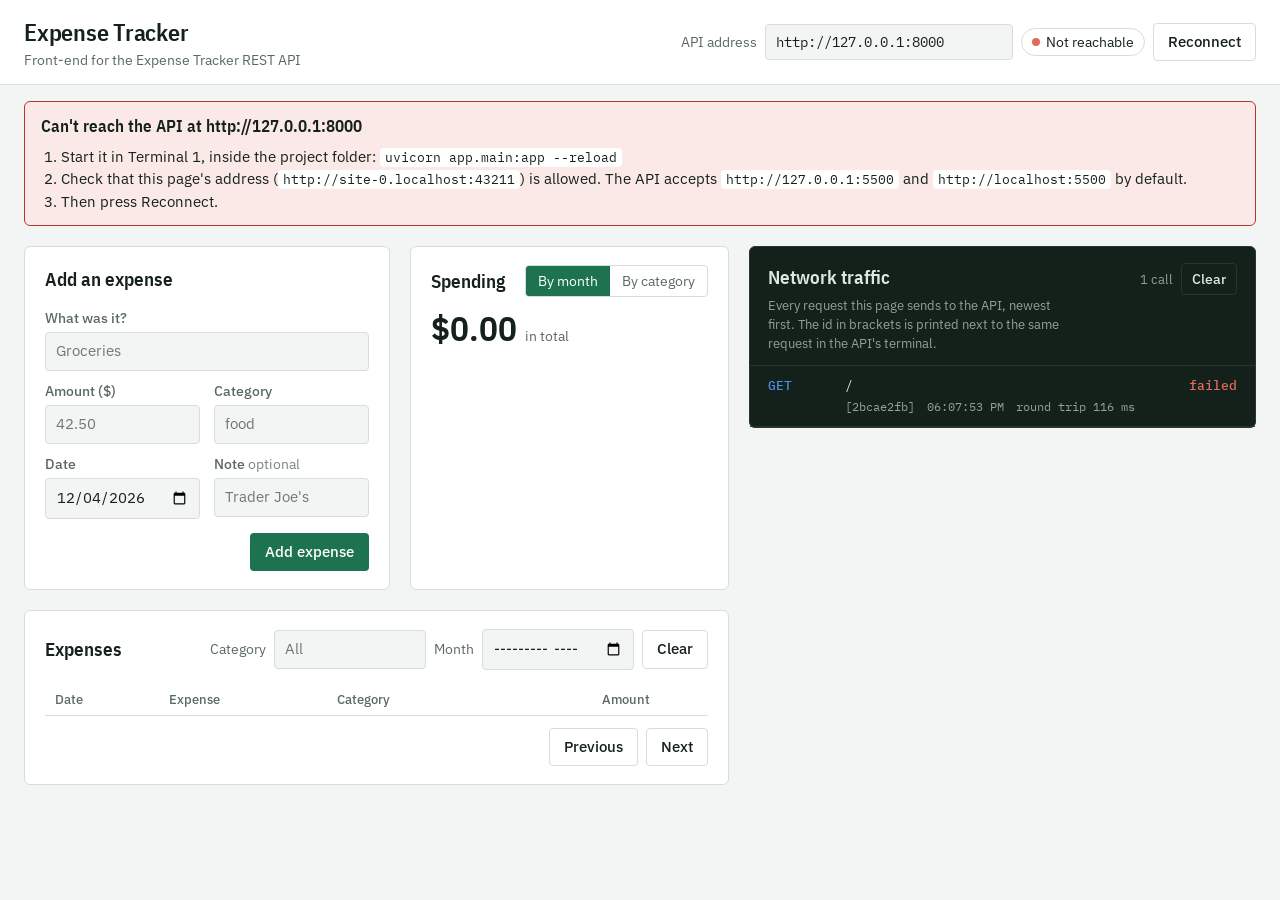
<file: frontend/index.html>
<!doctype html>
<html lang="en">
<head>
  <meta charset="utf-8">
  <meta name="viewport" content="width=device-width, initial-scale=1">
  <title>Expense Tracker</title>
  <link rel="icon" href="data:,">
  <link rel="preconnect" href="https://fonts.googleapis.com">
  <link rel="preconnect" href="https://fonts.gstatic.com" crossorigin>
  <link rel="stylesheet" href="https://fonts.googleapis.com/css2?family=IBM+Plex+Mono:wght@400;500&family=IBM+Plex+Sans+Condensed:wght@500;600&family=IBM+Plex+Sans:wght@400;500;600&display=swap">
  <link rel="stylesheet" href="styles.css">
</head>
<body>
  <header class="topbar">
    <div class="brand">
      <h1>Expense Tracker</h1>
      <p>Front-end for the Expense Tracker REST API</p>
    </div>
    <form class="connection" id="connection-form">
      <label for="api-base">API address</label>
      <input id="api-base" type="url" spellcheck="false" value="http://127.0.0.1:8000">
      <span class="status" id="api-status" data-state="checking">Checking…</span>
      <button type="submit" class="btn btn-quiet">Reconnect</button>
    </form>
  </header>

  <div class="notice" id="notice" hidden></div>

  <div class="layout">
    <main class="app">
      <section class="panel add" aria-labelledby="form-title">
        <div class="panel-head">
          <h2 id="form-title">Add an expense</h2>
          <button type="button" class="btn btn-quiet" id="cancel-edit" hidden>Cancel editing</button>
        </div>
        <form id="expense-form" novalidate>
          <div class="field span-2">
            <label for="f-title">What was it?</label>
            <input id="f-title" name="title" autocomplete="off" placeholder="Groceries">
            <p class="err" data-for="title"></p>
          </div>
          <div class="field">
            <label for="f-amount">Amount ($)</label>
            <input id="f-amount" name="amount" type="number" step="0.01" inputmode="decimal" placeholder="42.50">
            <p class="err" data-for="amount"></p>
          </div>
          <div class="field">
            <label for="f-category">Category</label>
            <input id="f-category" name="category" list="category-options" autocomplete="off" placeholder="food">
            <datalist id="category-options"></datalist>
            <p class="err" data-for="category"></p>
          </div>
          <div class="field">
            <label for="f-date">Date</label>
            <input id="f-date" name="spent_on" type="date">
            <p class="err" data-for="spent_on"></p>
          </div>
          <div class="field">
            <label for="f-note">Note <span class="opt">optional</span></label>
            <input id="f-note" name="note" autocomplete="off" placeholder="Trader Joe's">
            <p class="err" data-for="note"></p>
          </div>
          <div class="form-foot span-2">
            <p class="err form-err" id="form-error"></p>
            <button type="submit" class="btn btn-primary" id="submit-btn">Add expense</button>
          </div>
        </form>
      </section>

      <section class="panel summary" aria-labelledby="summary-title">
        <div class="panel-head">
          <h2 id="summary-title">Spending</h2>
          <div class="seg" role="group" aria-label="Group spending by">
            <button type="button" data-by="month" aria-pressed="true">By month</button>
            <button type="button" data-by="category" aria-pressed="false">By category</button>
          </div>
        </div>
        <p class="grand"><span id="grand-total">$0.00</span> <span class="grand-label" id="grand-label">in total</span></p>
        <ol class="bars" id="bars"></ol>
      </section>

      <section class="panel list" aria-labelledby="list-title">
        <div class="panel-head">
          <h2 id="list-title">Expenses</h2>
          <form class="filters" id="filters">
            <label for="filter-category">Category</label>
            <input id="filter-category" list="category-options" placeholder="All" autocomplete="off">
            <label for="filter-month">Month</label>
            <input id="filter-month" type="month">
            <button type="button" class="btn btn-quiet" id="clear-filters">Clear</button>
          </form>
        </div>
        <div class="table-wrap">
          <table>
            <thead>
              <tr><th scope="col">Date</th><th scope="col">Expense</th><th scope="col">Category</th>
                  <th scope="col" class="num">Amount</th><th scope="col"><span class="sr">Actions</span></th></tr>
            </thead>
            <tbody id="rows"></tbody>
          </table>
        </div>
        <div class="pager">
          <span id="page-info"></span>
          <button type="button" class="btn btn-quiet" id="prev-page">Previous</button>
          <button type="button" class="btn btn-quiet" id="next-page">Next</button>
        </div>
      </section>
    </main>

    <aside class="wire" aria-labelledby="wire-title">
      <div class="wire-head">
        <div>
          <h2 id="wire-title">Network traffic</h2>
          <p>Every request this page sends to the API, newest first. The id in brackets is printed next to the same request in the API's terminal.</p>
        </div>
        <div class="wire-actions">
          <span class="count" id="call-count">0 calls</span>
          <button type="button" class="btn btn-wire" id="clear-wire">Clear</button>
        </div>
      </div>
      <ol class="calls" id="calls"></ol>
      <p class="wire-empty" id="wire-empty">No requests yet.</p>
    </aside>
  </div>

  <script src="app.js"></script>
</body>
</html>
</file>
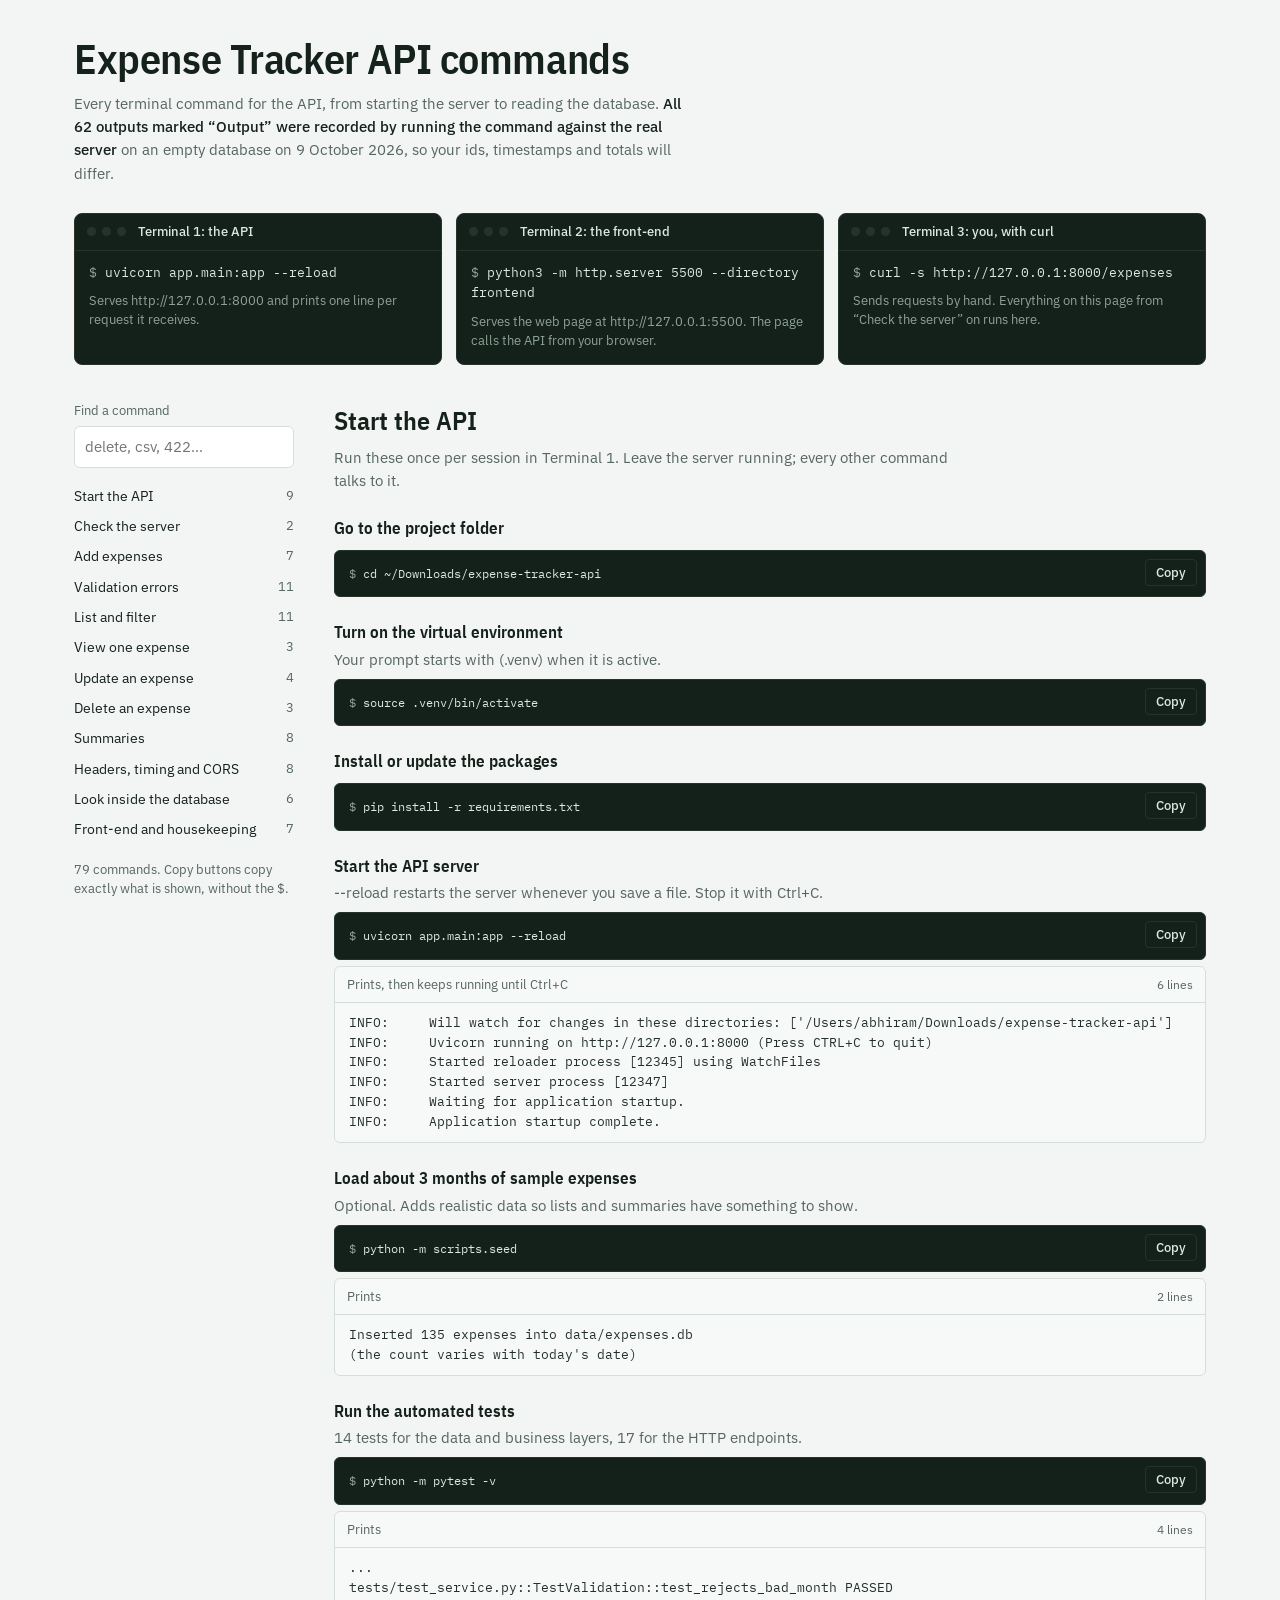
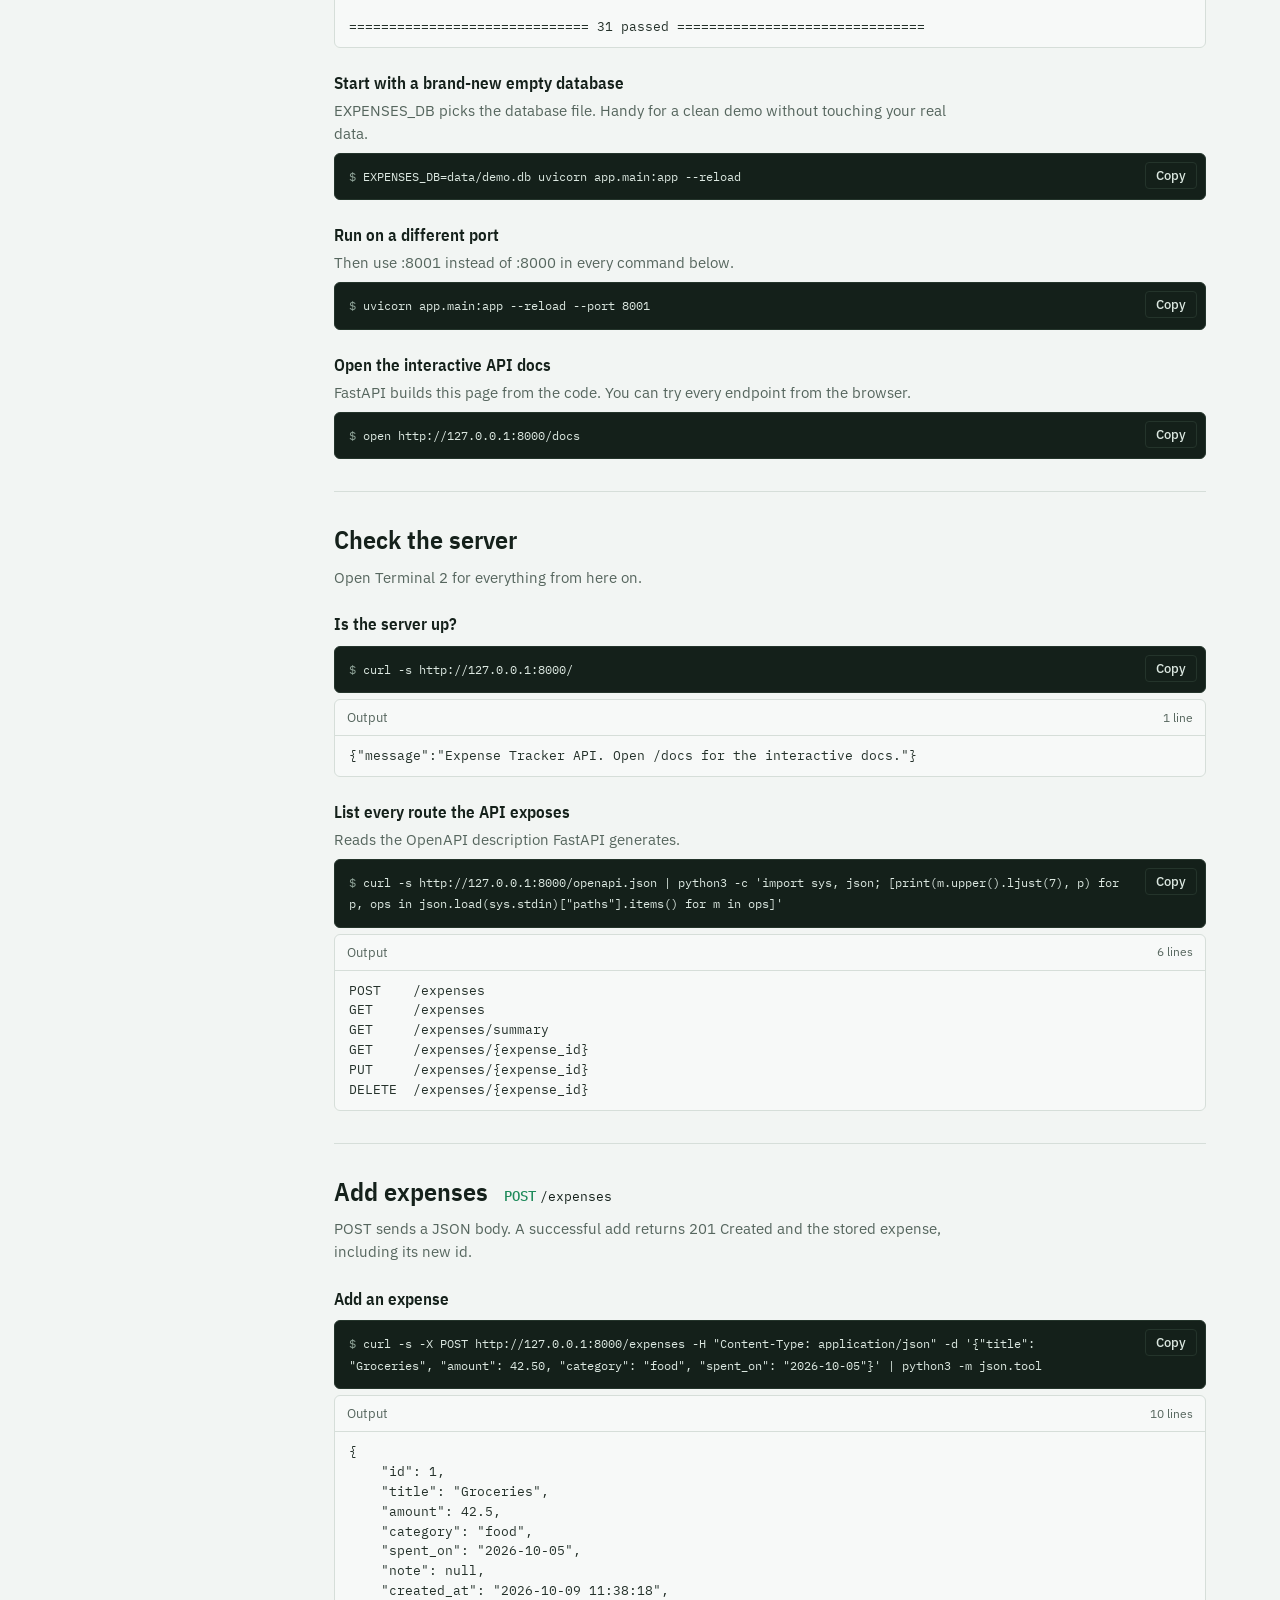
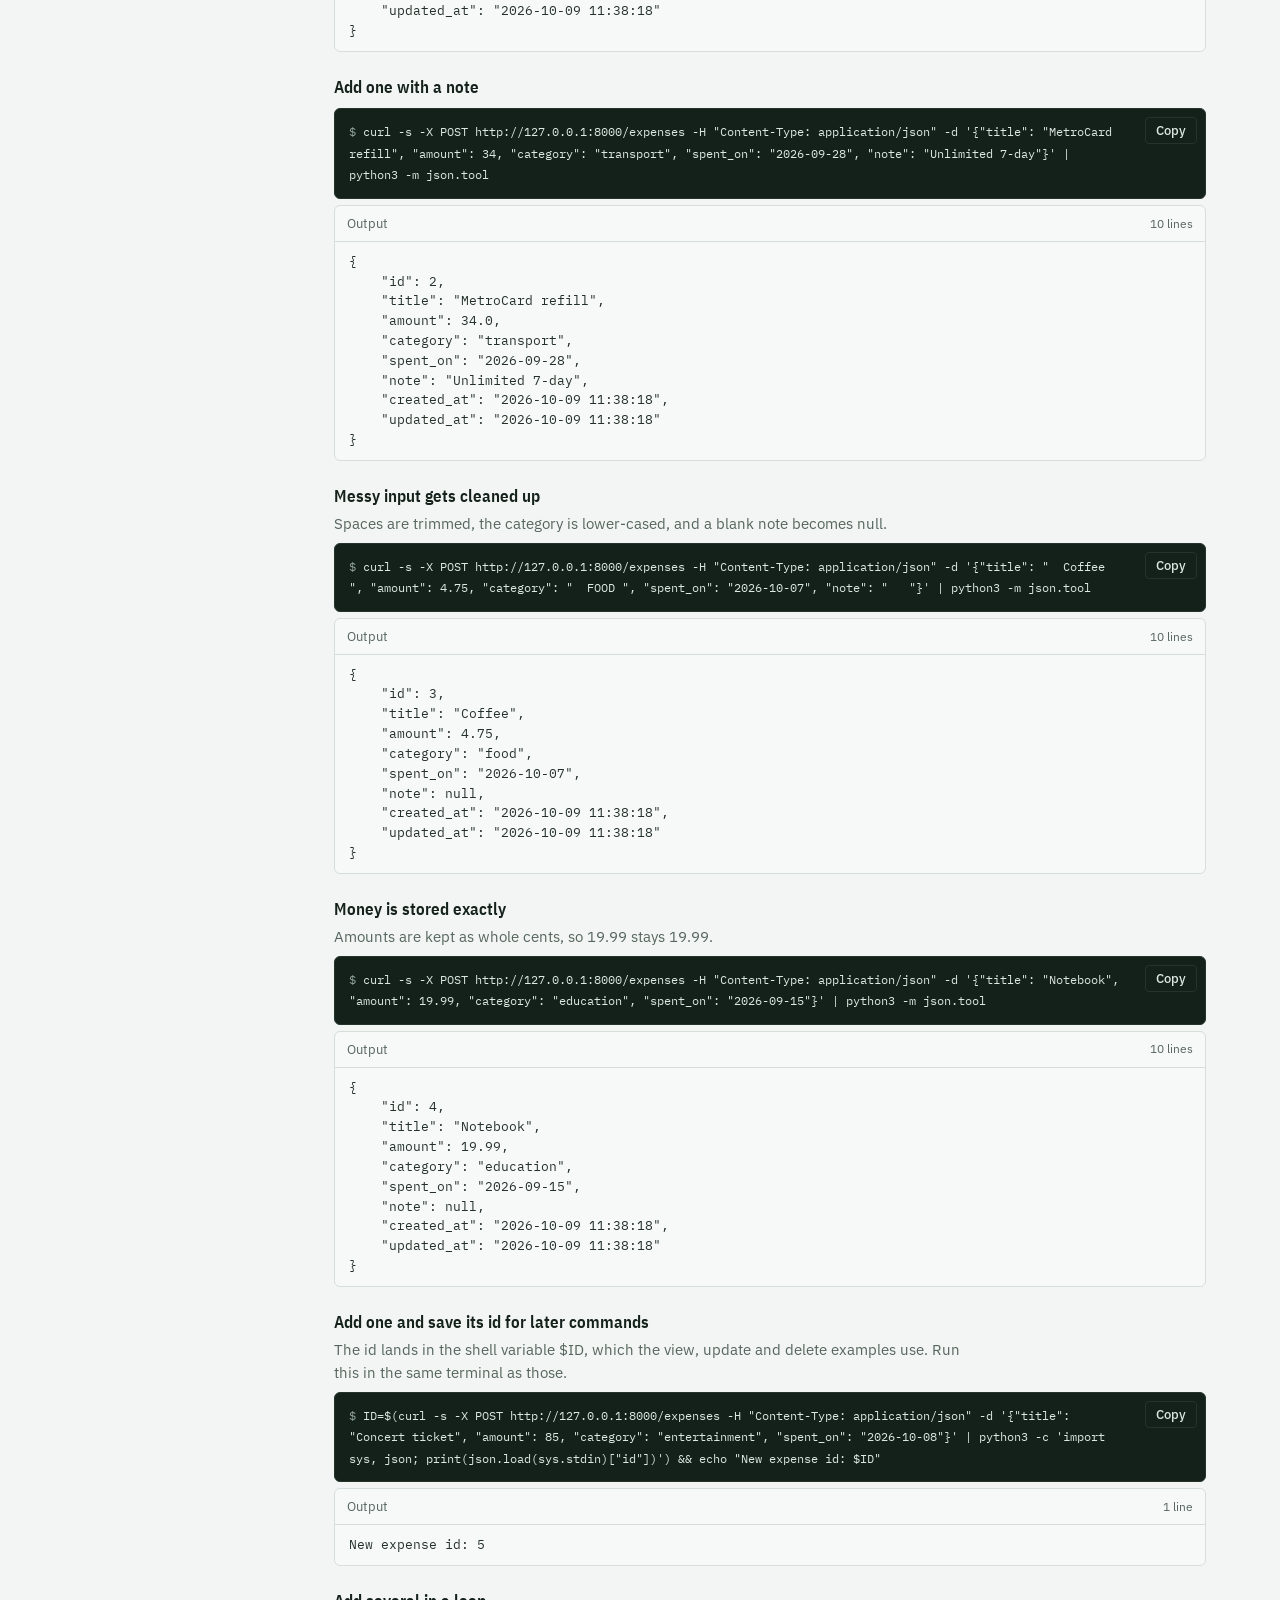
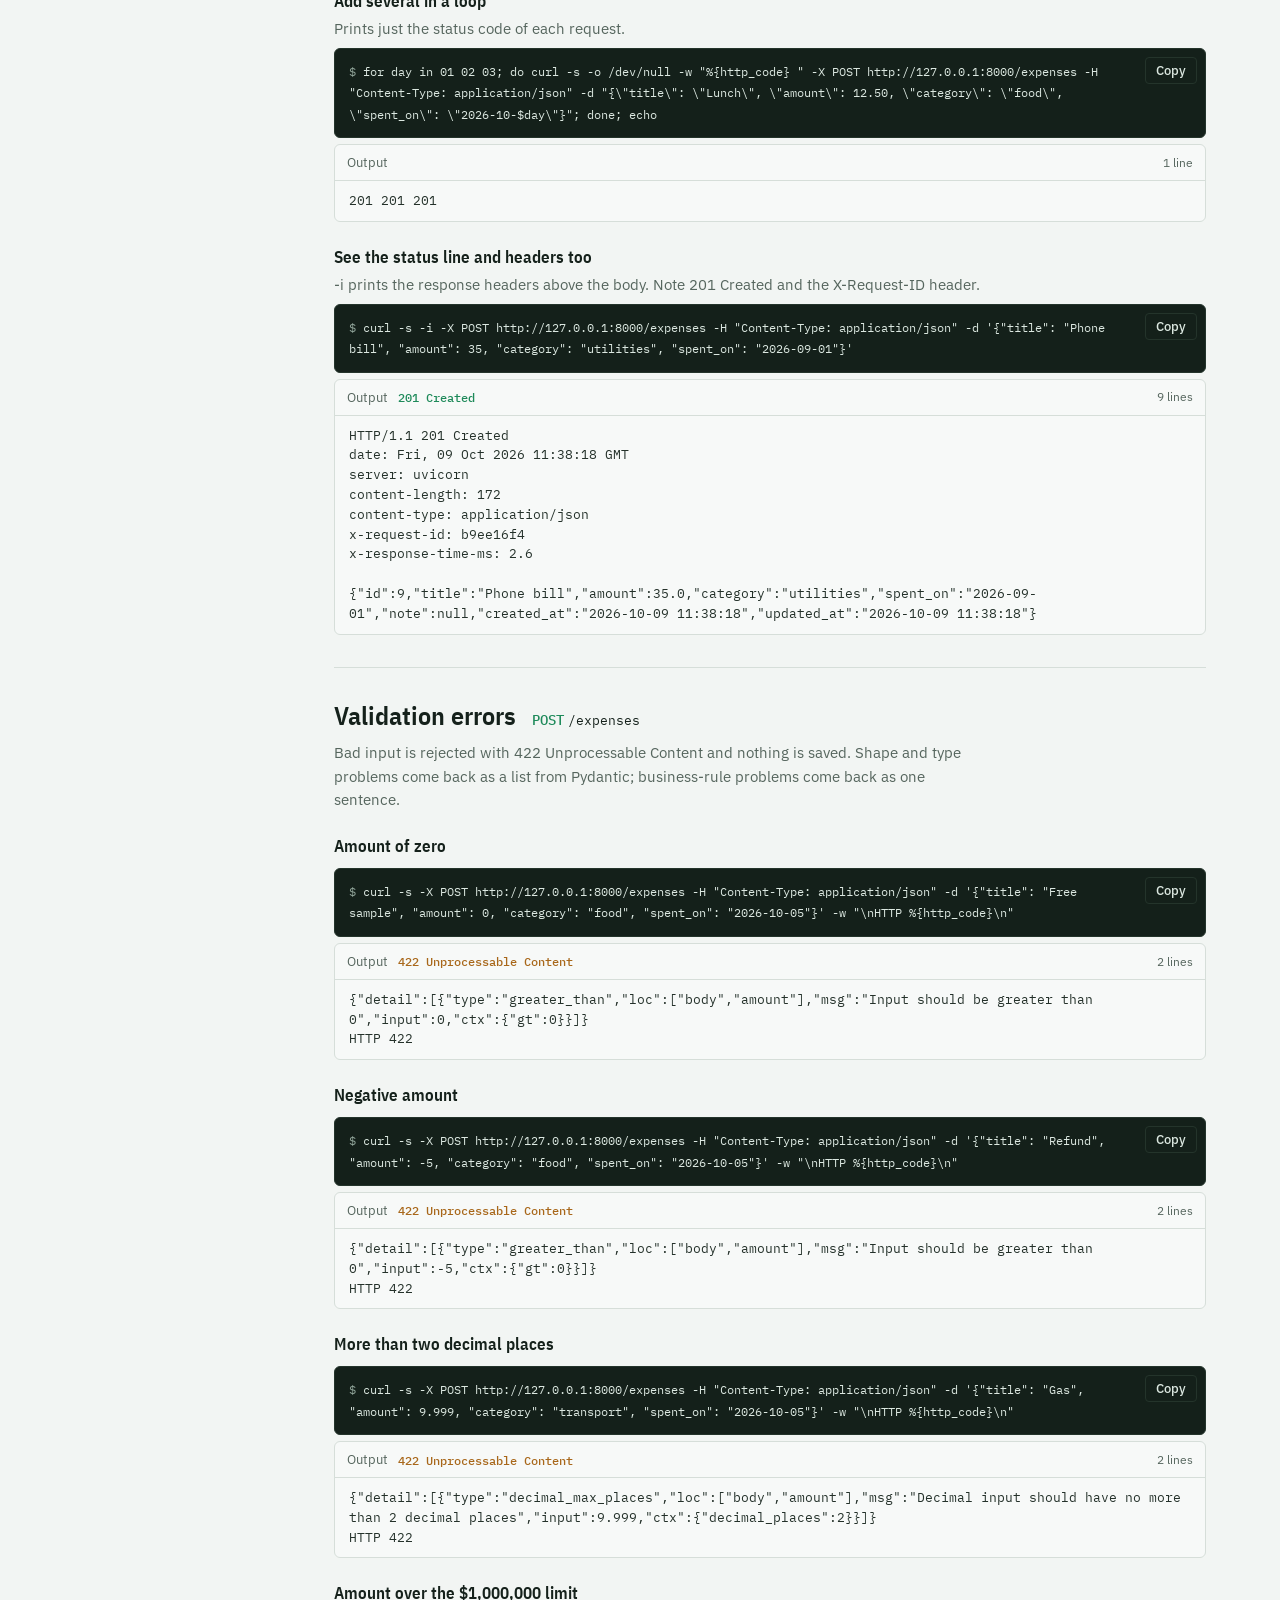
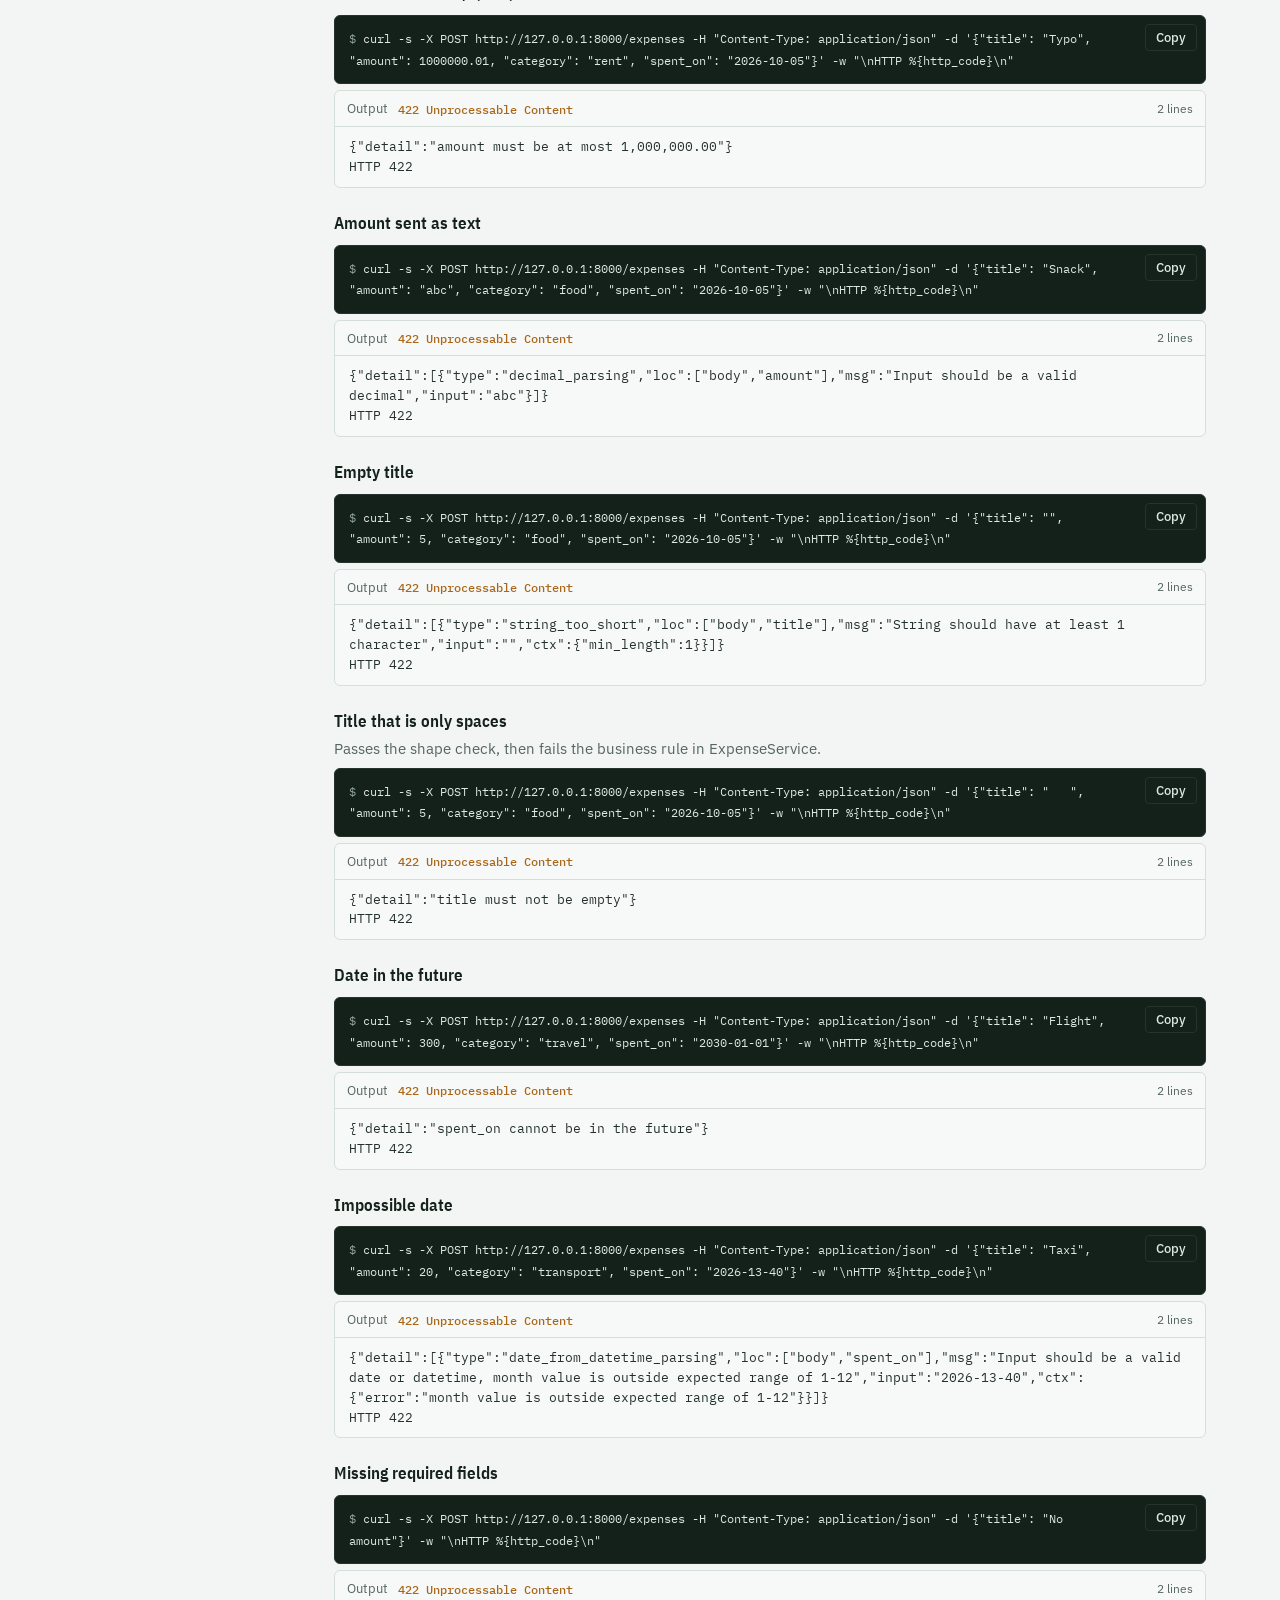
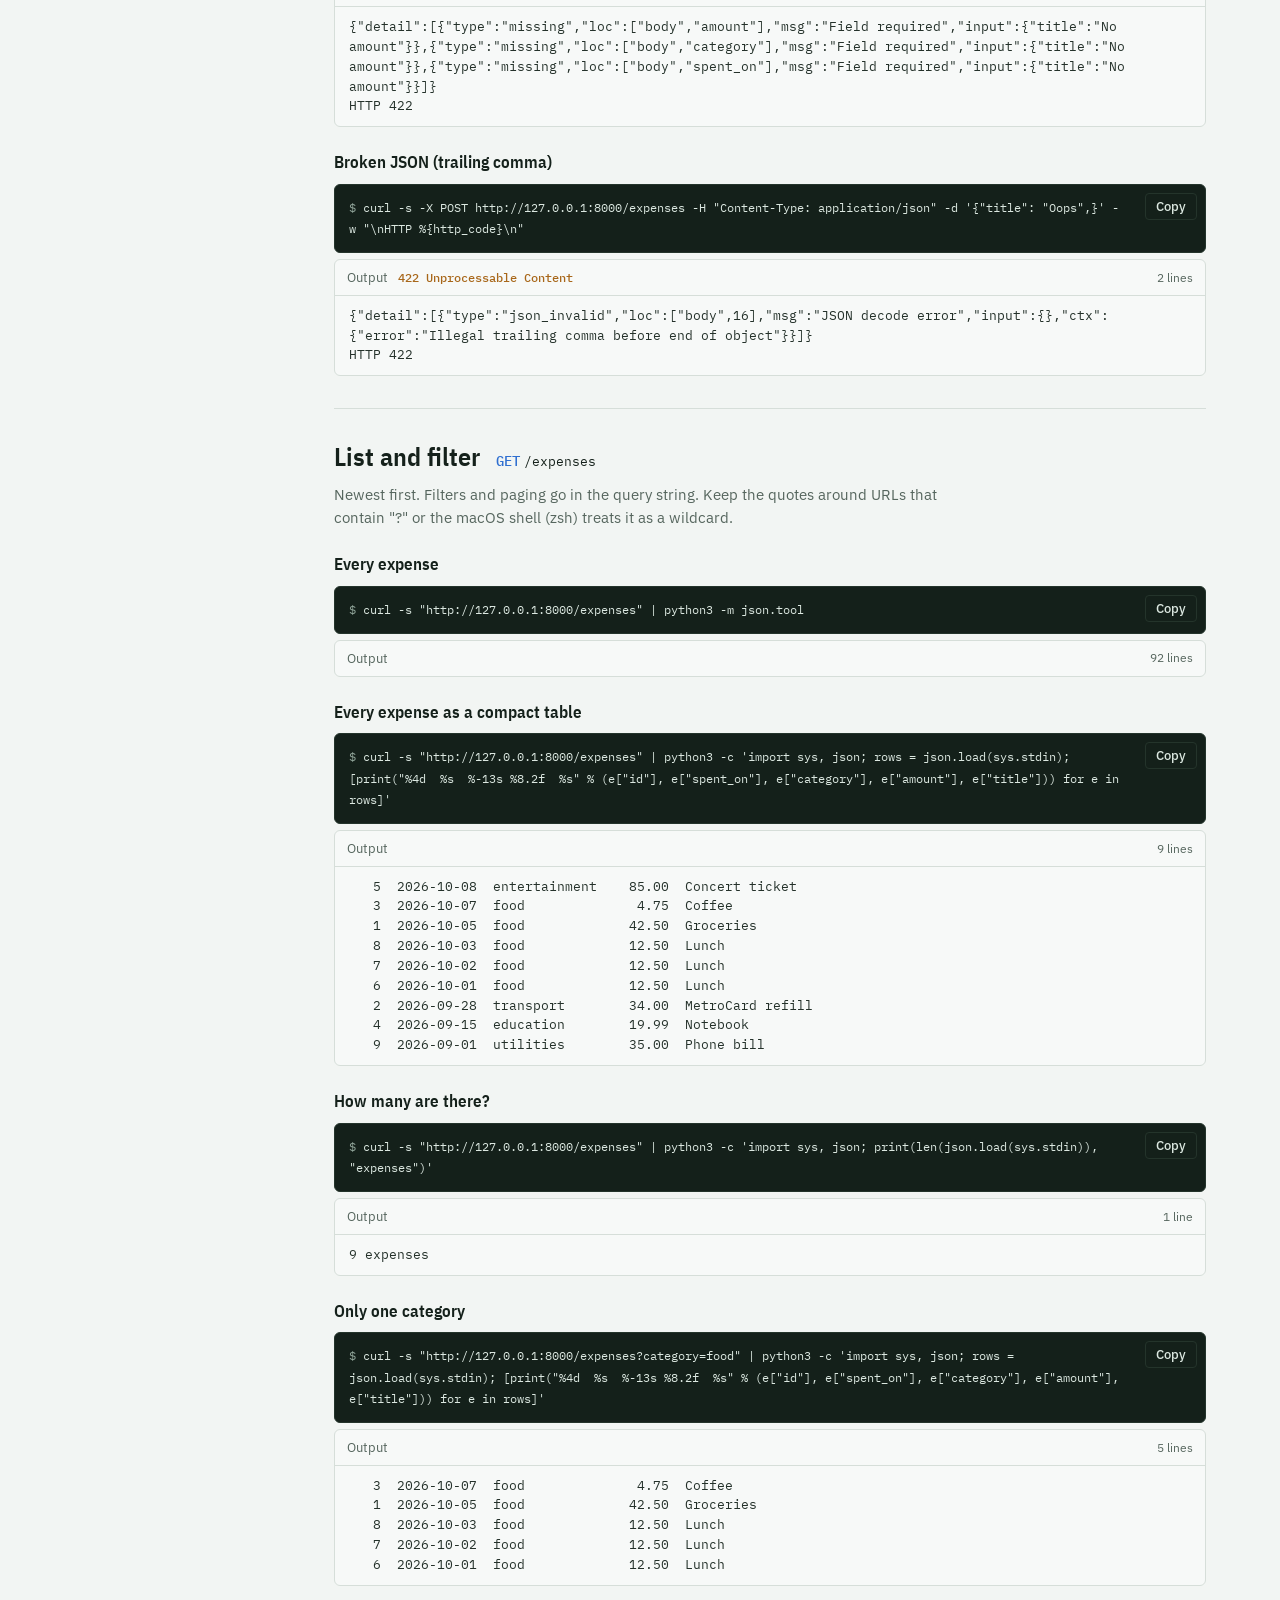
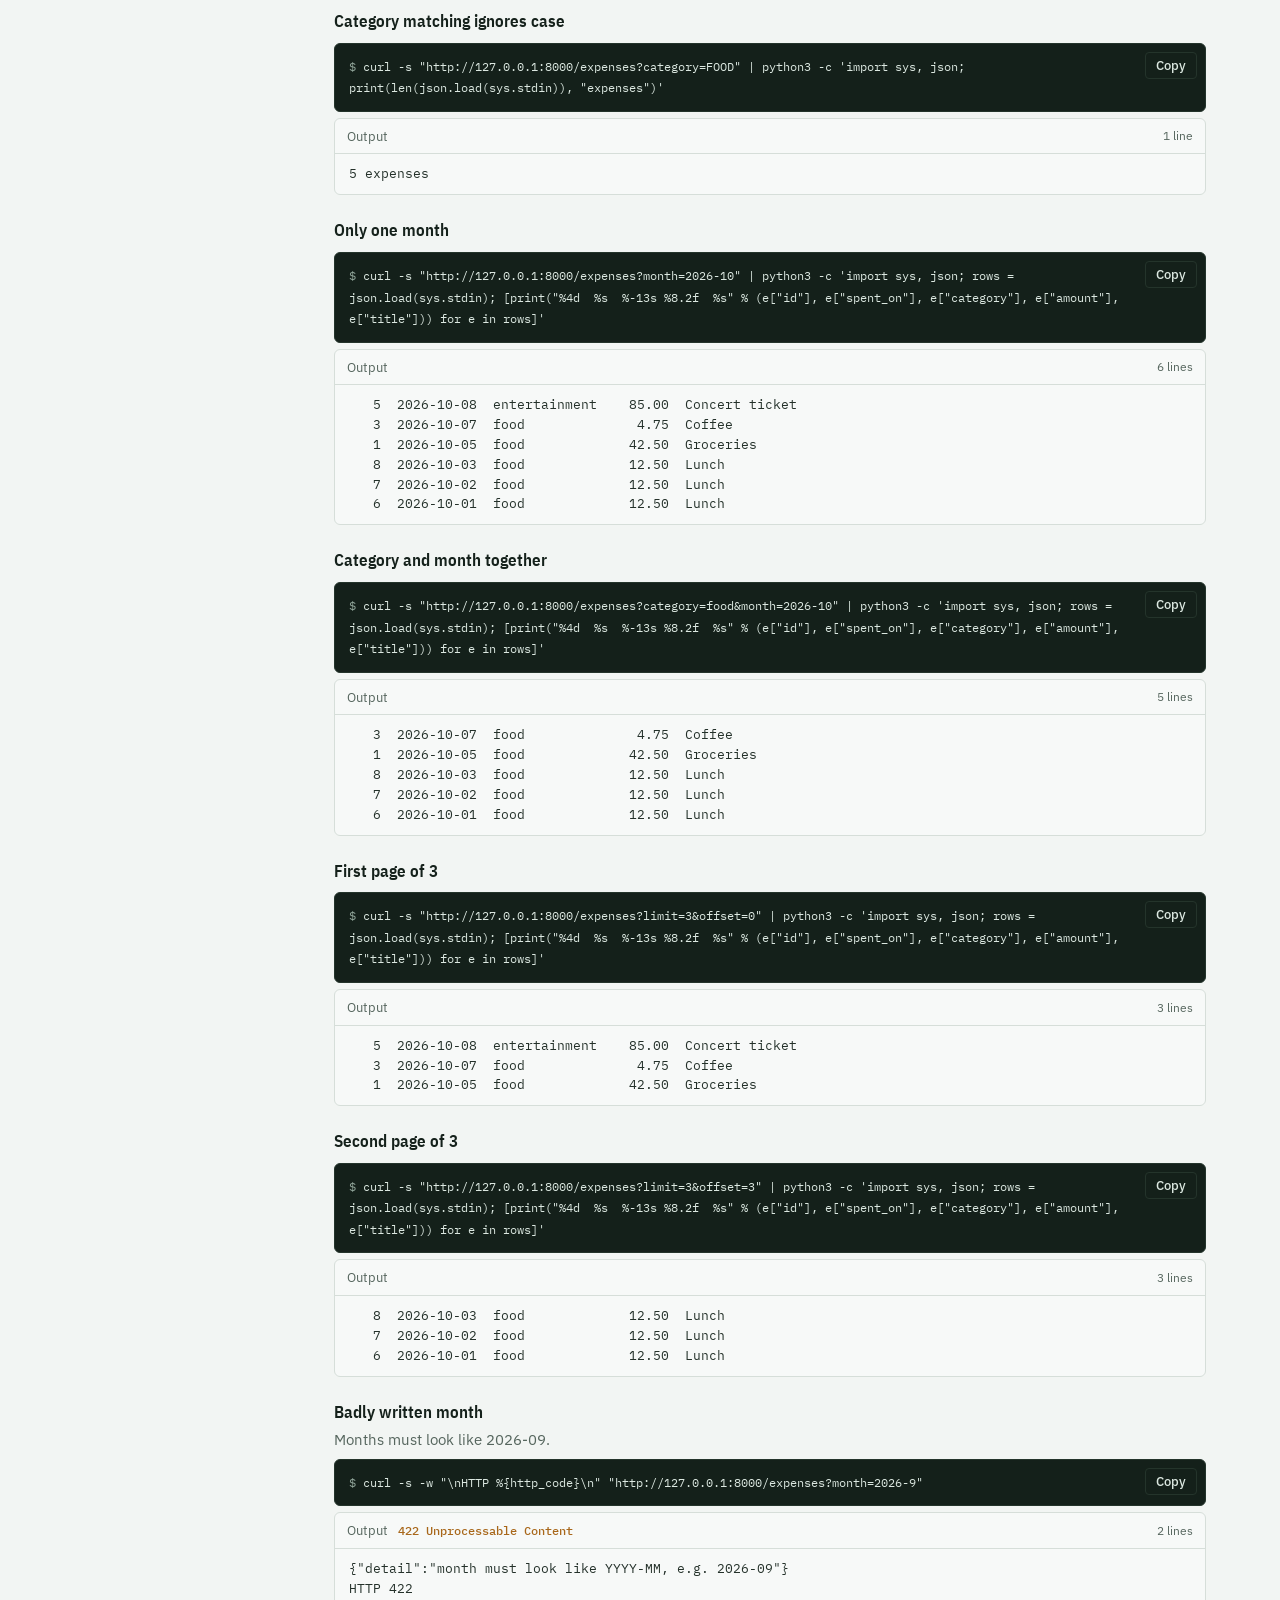
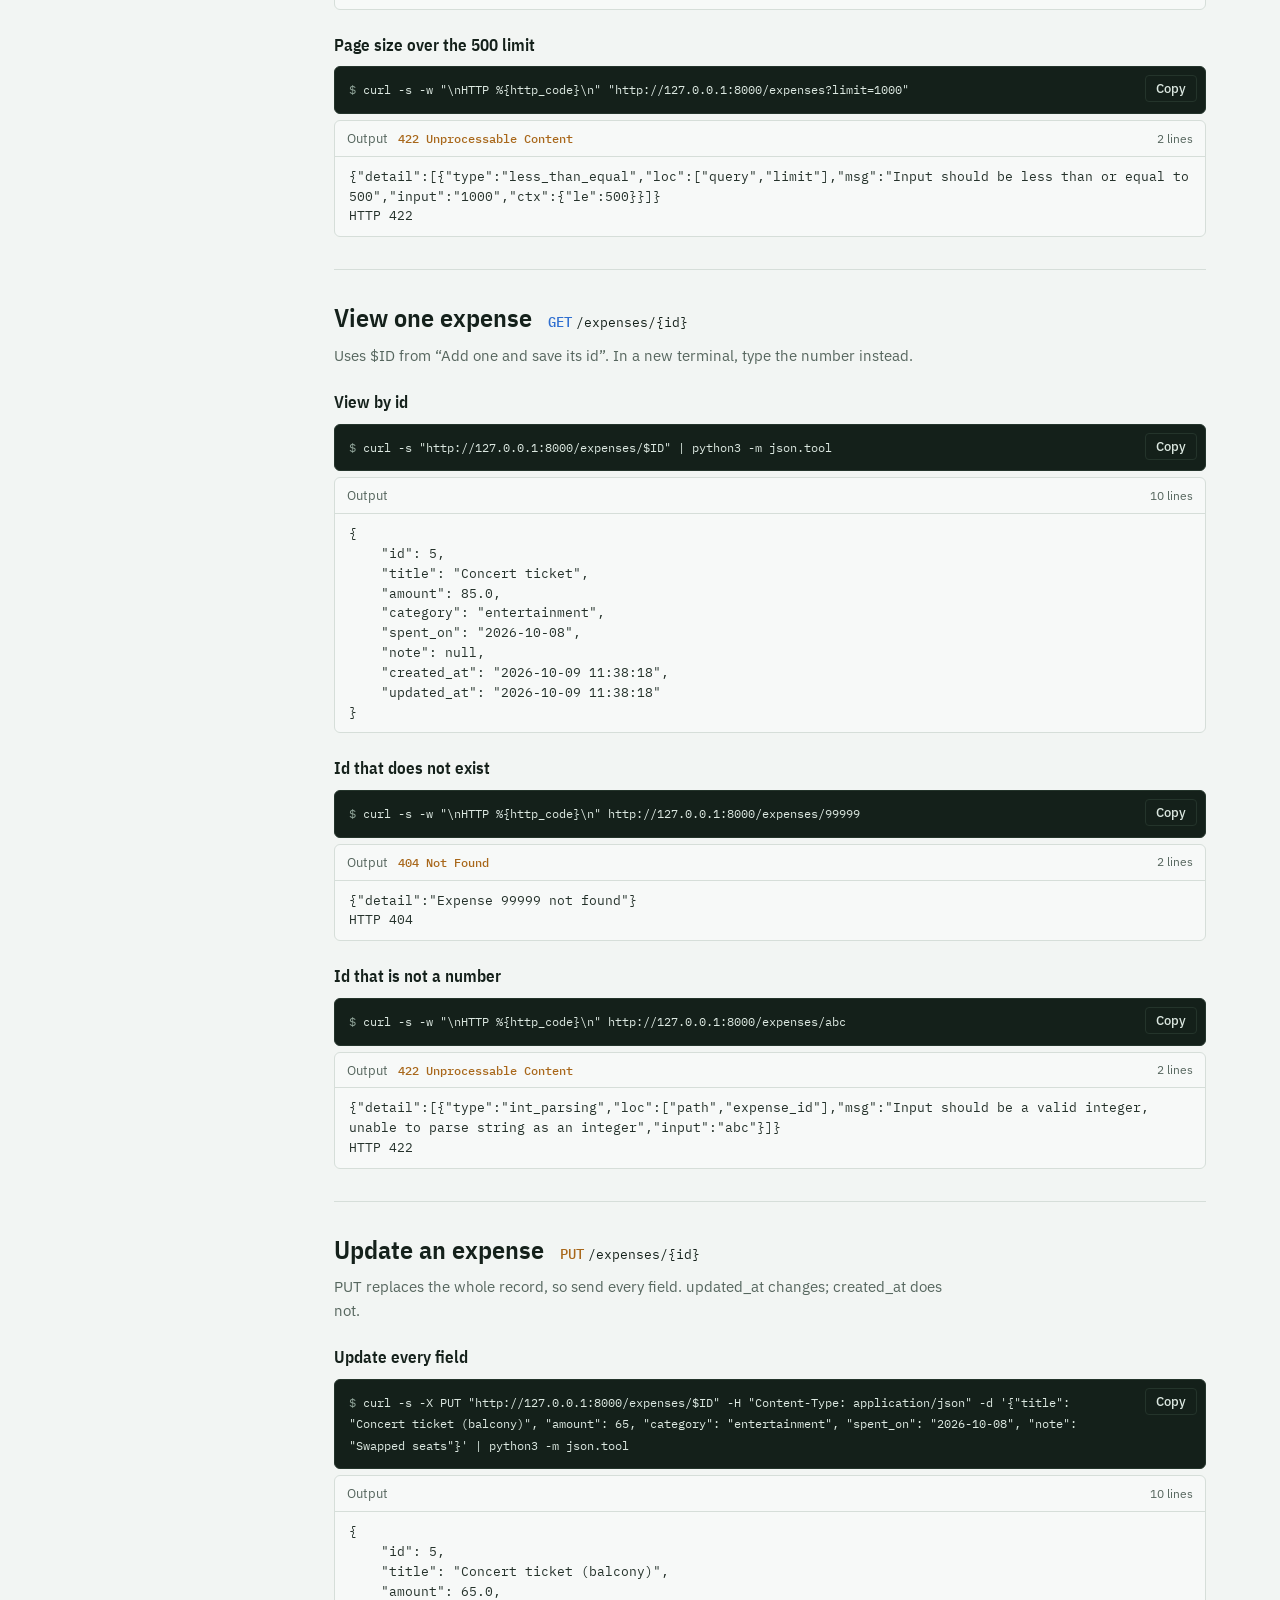
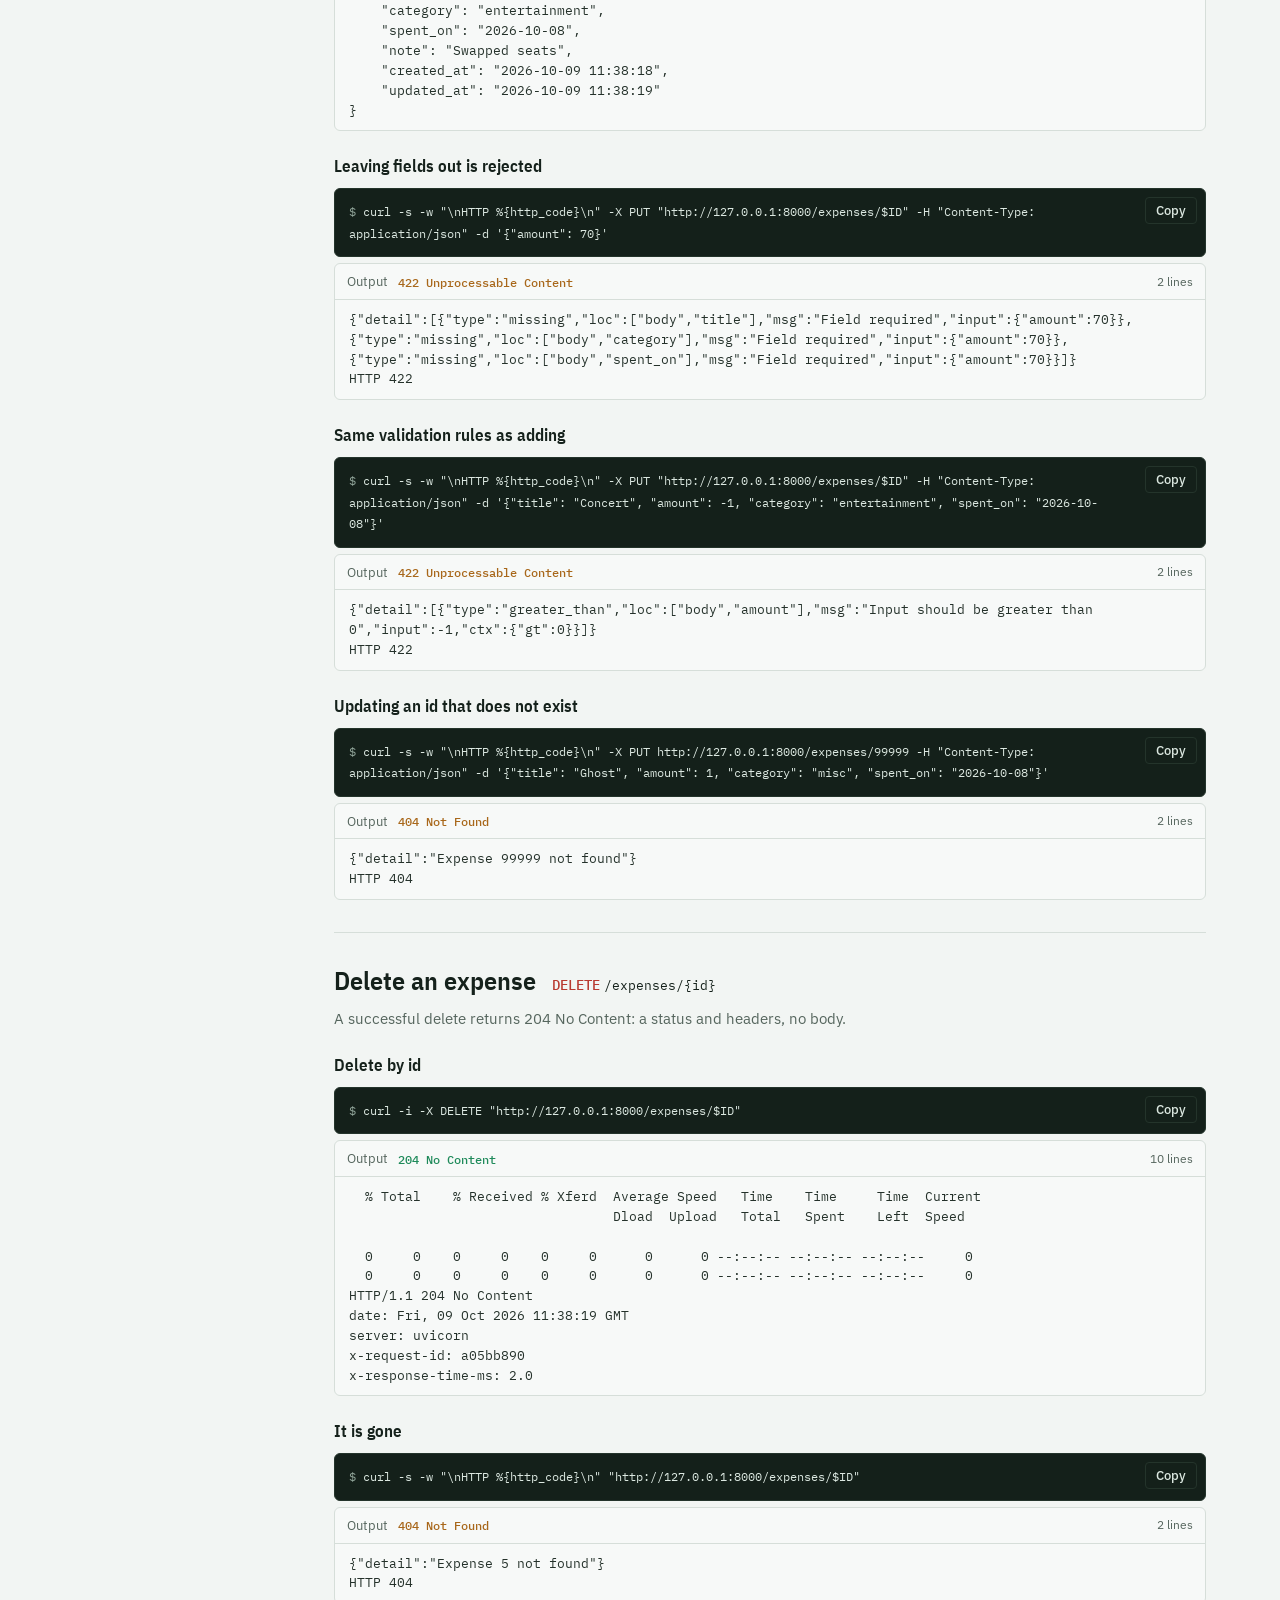
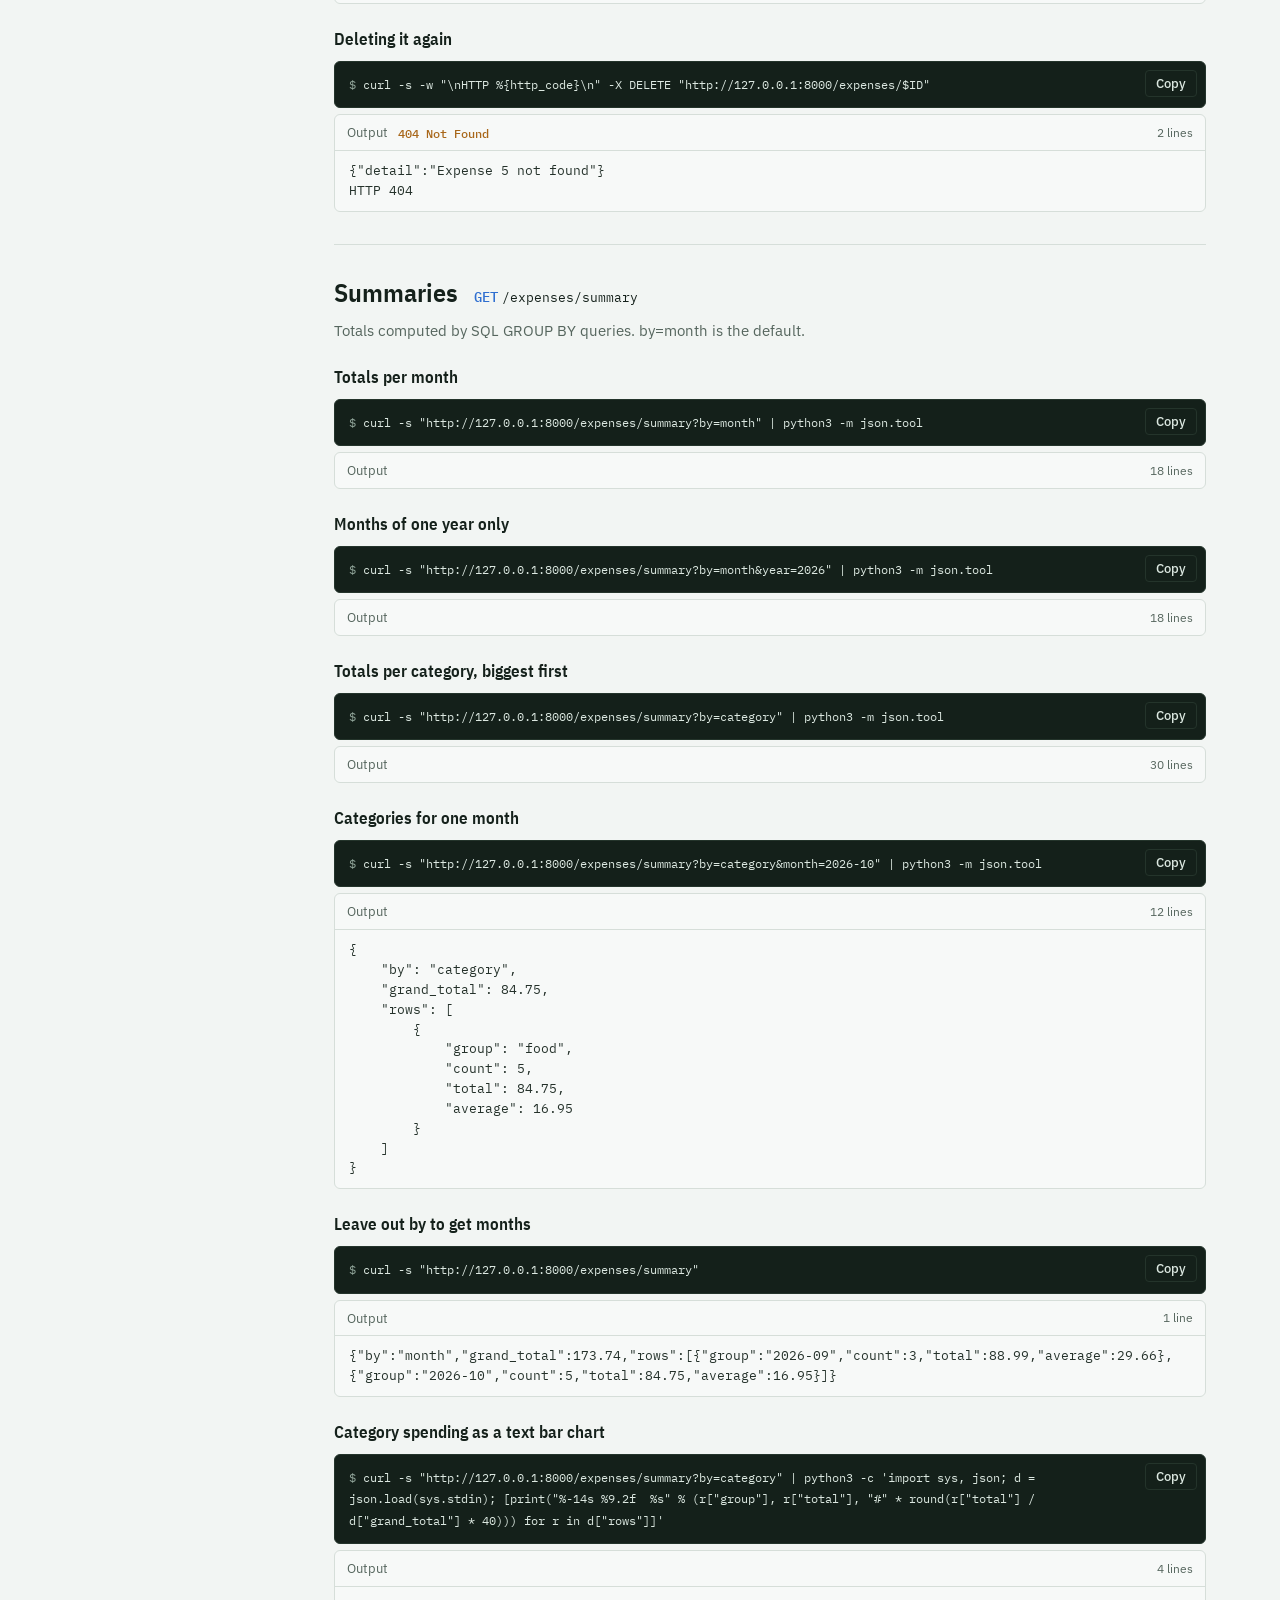
<file: docs/commands.html>
<!doctype html>
<html lang="en">
<head>
<meta charset="utf-8">
<meta name="viewport" content="width=device-width, initial-scale=1, viewport-fit=cover">
<title>Expense Tracker API Commands</title>
<link rel="preconnect" href="https://fonts.googleapis.com">
<link rel="preconnect" href="https://fonts.gstatic.com" crossorigin>
<link rel="stylesheet" href="https://fonts.googleapis.com/css2?family=IBM+Plex+Mono:wght@400;500&family=IBM+Plex+Sans+Condensed:wght@500;600&family=IBM+Plex+Sans:wght@400;500;600&display=swap">
<style>
/* Layout: sticky section index on the left, commands in one reading column; three-terminal setup diagram as the opener.
   Same ledger-green family as the front-end; terminal blocks stay dark in both themes. */
:root {
  --paper: #f2f5f3; --surface: #ffffff; --ink: #15211b; --muted: #56665e; --line: #d6ded9;
  --ledger: #1d7350; --ledger-soft: #e3f0e9;
  --term: #14201a; --term-line: #24342b; --term-ink: #dce8e1; --term-muted: #8fa398; --out: #f7f9f8; --out-ink: #24312a;
  --get: #2f6fd0; --post: #1e8a5a; --put: #a8671a; --delete: #b8392f;
  --ok: #1e8a5a; --warn: #a8671a;
  --sans: "IBM Plex Sans", "Helvetica Neue", Arial, sans-serif;
  --cond: "IBM Plex Sans Condensed", "Arial Narrow", "Helvetica Neue", Arial, sans-serif;
  --mono: "IBM Plex Mono", ui-monospace, Menlo, Consolas, monospace;
}
@media (prefers-color-scheme: dark) { :root:not([data-theme="light"]) {
  --paper: #0f1512; --surface: #161f1a; --ink: #e2ebe5; --muted: #98a89f; --line: #28352e;
  --ledger: #4cc08a; --ledger-soft: #1c3428; --term: #0a110d; --term-line: #1f2c25; --out: #111915; --out-ink: #cfdbd4;
  --get: #6fa5f0; --post: #4cc08a; --put: #e0a443; --delete: #ee7c72; --ok: #4cc08a; --warn: #e0a443; color-scheme: dark; } }
:root[data-theme="dark"] {
  --paper: #0f1512; --surface: #161f1a; --ink: #e2ebe5; --muted: #98a89f; --line: #28352e;
  --ledger: #4cc08a; --ledger-soft: #1c3428; --term: #0a110d; --term-line: #1f2c25; --out: #111915; --out-ink: #cfdbd4;
  --get: #6fa5f0; --post: #4cc08a; --put: #e0a443; --delete: #ee7c72; --ok: #4cc08a; --warn: #e0a443; color-scheme: dark; }

* { box-sizing: border-box; }
body { background: var(--paper); color: var(--ink); font: 15px/1.55 var(--sans); margin: 0; -webkit-font-smoothing: antialiased; }
.wrap { max-width: 1180px; margin: 0 auto; padding-inline: 24px; padding-block: 36px 64px; }
h1, h2, h3 { font-family: var(--cond); font-weight: 600; text-wrap: balance; margin: 0; }
a { color: inherit; }
code { font-family: var(--mono); font-size: 0.88em; }
:focus-visible { outline: 2px solid var(--ledger); outline-offset: 2px; }

/* opener */
.top h1 { font-size: clamp(1.9rem, 4vw, 2.6rem); letter-spacing: -0.01em; line-height: 1.1; }
.lede { max-width: 68ch; color: var(--muted); margin: 10px 0 0; }
.lede strong { color: var(--ink); font-weight: 500; }
.rig { display: grid; grid-template-columns: repeat(3, minmax(0, 1fr)); gap: 14px; margin: 28px 0 10px; }
.tty { background: var(--term); color: var(--term-ink); border-radius: 8px; border: 1px solid var(--term-line); overflow: hidden; min-width: 0; }
.tty-bar { display: flex; align-items: center; gap: 6px; padding: 8px 12px; border-bottom: 1px solid var(--term-line); color: var(--term-muted); font-size: 0.8rem; }
.tty-bar i { width: 9px; height: 9px; border-radius: 50%; background: var(--term-line); display: inline-block; }
.tty-bar b { margin-left: 6px; font-weight: 500; color: var(--term-ink); }
.tty-body { padding: 12px 14px 14px; font: 0.8rem/1.6 var(--mono); }
.tty-body .p { color: var(--term-muted); }
.tty-body p { margin: 8px 0 0; font-family: var(--sans); font-size: 0.82rem; color: var(--term-muted); line-height: 1.45; }

/* layout */
.cols { display: grid; grid-template-columns: 220px minmax(0, 1fr); gap: 40px; margin-top: 36px; align-items: start; }
nav { position: sticky; top: calc(16px + env(safe-area-inset-top, 0px)); }
.find { width: 100%; font: inherit; color: inherit; background: var(--surface); border: 1px solid var(--line); border-radius: 6px; padding: 8px 10px; }
.find:focus { border-color: var(--ledger); outline: none; }
nav ol { list-style: none; margin: 14px 0 0; padding: 0; display: grid; gap: 2px; }
nav li { display: flex; justify-content: space-between; gap: 8px; font-size: 0.9rem; }
nav li a { text-decoration: none; padding: 3px 0; }
nav li a:hover { color: var(--ledger); }
nav li span { color: var(--muted); font-variant-numeric: tabular-nums; font-size: 0.8rem; padding-top: 4px; }
.navnote { font-size: 0.8rem; color: var(--muted); margin: 16px 0 0; }

/* sections */
main { min-width: 0; }
.sec { padding-bottom: 12px; }
.sec + .sec { border-top: 1px solid var(--line); padding-top: 28px; margin-top: 20px; }
.sec-head { display: flex; flex-wrap: wrap; align-items: baseline; gap: 6px 16px; scroll-margin-top: 16px; }
.sec h2 { font-size: 1.6rem; }
.route { margin: 0; font-size: 0.95rem; }
.m { font-family: var(--mono); font-weight: 500; font-size: 0.85rem; }
.m-GET { color: var(--get); } .m-POST { color: var(--post); } .m-PUT { color: var(--put); } .m-DELETE { color: var(--delete); }
.intro { color: var(--muted); max-width: 70ch; margin: 6px 0 4px; }

.cmd { margin-top: 22px; scroll-margin-top: 16px; }
.cmd h3 { font-size: 1.08rem; }
.cmd h3 a { text-decoration: none; }
.cmd h3 a:hover { text-decoration: underline; text-decoration-color: var(--ledger); }
.desc { margin: 2px 0 0; color: var(--muted); max-width: 72ch; font-size: 0.93rem; }
.term { position: relative; margin-top: 8px; background: var(--term); border-radius: 6px; border: 1px solid var(--term-line); }
.term pre { margin: 0; padding: 12px 84px 12px 14px; color: var(--term-ink); font: 0.84rem/1.6 var(--mono); white-space: pre-wrap; overflow-wrap: anywhere; }
.term pre code::before { content: "$ "; color: var(--term-muted); user-select: none; }
.copy { position: absolute; top: 8px; right: 8px; font: 500 0.8rem var(--sans); color: var(--term-ink); background: transparent;
  border: 1px solid var(--term-line); border-radius: 4px; padding: 4px 10px; cursor: pointer; }
.copy:hover { border-color: var(--term-muted); }
.out { margin-top: 6px; border: 1px solid var(--line); border-radius: 6px; background: var(--out); }
.out summary { cursor: pointer; padding: 7px 12px; font-size: 0.84rem; color: var(--muted); display: flex; align-items: center; gap: 10px; }
.out summary::marker { color: var(--muted); }
.out[open] summary { border-bottom: 1px solid var(--line); }
.out pre { margin: 0; padding: 10px 14px; overflow-x: auto; white-space: pre-wrap; overflow-wrap: anywhere; font: 0.8rem/1.55 var(--mono); color: var(--out-ink); max-height: 420px; }
.lines { margin-left: auto; font-size: 0.78rem; font-variant-numeric: tabular-nums; }
.st { font: 500 0.78rem var(--mono); }
.st2 { color: var(--ok); } .st4 { color: var(--warn); }
.log .out pre, .out pre.keep { white-space: pre; overflow-wrap: normal; }
.none { color: var(--muted); margin-top: 24px; }
.foot { margin-top: 48px; padding-top: 16px; border-top: 1px solid var(--line); color: var(--muted); font-size: 0.85rem; max-width: 72ch; }

@media (max-width: 900px) {
  .cols { grid-template-columns: minmax(0, 1fr); gap: 20px; }
  nav { position: static; }
  nav ol { display: flex; flex-wrap: wrap; gap: 4px 14px; }
  nav li span { display: none; }
  .rig { grid-template-columns: minmax(0, 1fr); }
}
@media (max-width: 520px) { .wrap { padding-inline: 16px; } }
</style>
</head>
<body>


<div class="wrap">
  <header class="top">
    <h1>Expense Tracker API commands</h1>
    <p class="lede">Every terminal command for the API, from starting the server to reading the database.
    <strong>All 62 outputs marked “Output” were recorded by running the command against the real server</strong>
    on an empty database on 9 October 2026, so your ids, timestamps and totals will differ.</p>

    <div class="rig" aria-label="The three terminals you will use">
      <div class="tty"><div class="tty-bar"><i></i><i></i><i></i><b>Terminal 1: the API</b></div>
        <div class="tty-body"><span class="p">$</span> uvicorn app.main:app --reload
          <p>Serves http://127.0.0.1:8000 and prints one line per request it receives.</p></div></div>
      <div class="tty"><div class="tty-bar"><i></i><i></i><i></i><b>Terminal 2: the front-end</b></div>
        <div class="tty-body"><span class="p">$</span> python3 -m http.server 5500 --directory frontend
          <p>Serves the web page at http://127.0.0.1:5500. The page calls the API from your browser.</p></div></div>
      <div class="tty"><div class="tty-bar"><i></i><i></i><i></i><b>Terminal 3: you, with curl</b></div>
        <div class="tty-body"><span class="p">$</span> curl -s http://127.0.0.1:8000/expenses
          <p>Sends requests by hand. Everything on this page from “Check the server” on runs here.</p></div></div>
    </div>
  </header>

  <div class="cols">
    <nav aria-label="Sections">
      <label for="find" class="navnote" style="display:block;margin:0 0 6px">Find a command</label>
      <input id="find" class="find" type="search" placeholder="delete, csv, 422…" autocomplete="off">
      <ol><li><a href="#start">Start the API</a><span>9</span></li><li><a href="#check">Check the server</a><span>2</span></li><li><a href="#create">Add expenses</a><span>7</span></li><li><a href="#errors">Validation errors</a><span>11</span></li><li><a href="#list">List and filter</a><span>11</span></li><li><a href="#view">View one expense</a><span>3</span></li><li><a href="#update">Update an expense</a><span>4</span></li><li><a href="#delete">Delete an expense</a><span>3</span></li><li><a href="#summary">Summaries</a><span>8</span></li><li><a href="#headers">Headers, timing and CORS</a><span>8</span></li><li><a href="#database">Look inside the database</a><span>6</span></li><li><a href="#frontend">Front-end and housekeeping</a><span>7</span></li></ol>
      <p class="navnote">79 commands. Copy buttons copy exactly what is shown, without the $.</p>
    </nav>
    <main id="sections">
      <section class="sec" id="start" data-sec>
<div class="sec-head"><h2>Start the API</h2></div>
<p class="intro">Run these once per session in Terminal 1. Leave the server running; every other command talks to it.</p>
<article class="cmd" id="start-go-to-the-project-folder" data-text="start the api go to the project folder  cd ~/downloads/expense-tracker-api">
  <h3><a href="#start-go-to-the-project-folder">Go to the project folder</a></h3>
  
  <div class="term"><pre><code>cd ~/Downloads/expense-tracker-api</code></pre><button type="button" class="copy" aria-label="Copy command">Copy</button></div>
  
</article>
<article class="cmd" id="start-turn-on-the-virtual-environment" data-text="start the api turn on the virtual environment your prompt starts with (.venv) when it is active. source .venv/bin/activate">
  <h3><a href="#start-turn-on-the-virtual-environment">Turn on the virtual environment</a></h3>
  <p class="desc">Your prompt starts with (.venv) when it is active.</p>
  <div class="term"><pre><code>source .venv/bin/activate</code></pre><button type="button" class="copy" aria-label="Copy command">Copy</button></div>
  
</article>
<article class="cmd" id="start-install-or-update-the-packages" data-text="start the api install or update the packages  pip install -r requirements.txt">
  <h3><a href="#start-install-or-update-the-packages">Install or update the packages</a></h3>
  
  <div class="term"><pre><code>pip install -r requirements.txt</code></pre><button type="button" class="copy" aria-label="Copy command">Copy</button></div>
  
</article>
<article class="cmd" id="start-start-the-api-server" data-text="start the api start the api server --reload restarts the server whenever you save a file. stop it with ctrl+c. uvicorn app.main:app --reload">
  <h3><a href="#start-start-the-api-server">Start the API server</a></h3>
  <p class="desc">--reload restarts the server whenever you save a file. Stop it with Ctrl+C.</p>
  <div class="term"><pre><code>uvicorn app.main:app --reload</code></pre><button type="button" class="copy" aria-label="Copy command">Copy</button></div>
  <details class="out" open><summary>Prints, then keeps running until Ctrl+C<span class="lines">6 lines</span></summary><pre>INFO:     Will watch for changes in these directories: [&#x27;/Users/abhiram/Downloads/expense-tracker-api&#x27;]
INFO:     Uvicorn running on http://127.0.0.1:8000 (Press CTRL+C to quit)
INFO:     Started reloader process [12345] using WatchFiles
INFO:     Started server process [12347]
INFO:     Waiting for application startup.
INFO:     Application startup complete.</pre></details>
</article>
<article class="cmd" id="start-load-about-3-months-of-sample-expenses" data-text="start the api load about 3 months of sample expenses optional. adds realistic data so lists and summaries have something to show. python -m scripts.seed">
  <h3><a href="#start-load-about-3-months-of-sample-expenses">Load about 3 months of sample expenses</a></h3>
  <p class="desc">Optional. Adds realistic data so lists and summaries have something to show.</p>
  <div class="term"><pre><code>python -m scripts.seed</code></pre><button type="button" class="copy" aria-label="Copy command">Copy</button></div>
  <details class="out" open><summary>Prints<span class="lines">2 lines</span></summary><pre>Inserted 135 expenses into data/expenses.db
(the count varies with today&#x27;s date)</pre></details>
</article>
<article class="cmd" id="start-run-the-automated-tests" data-text="start the api run the automated tests 14 tests for the data and business layers, 17 for the http endpoints. python -m pytest -v">
  <h3><a href="#start-run-the-automated-tests">Run the automated tests</a></h3>
  <p class="desc">14 tests for the data and business layers, 17 for the HTTP endpoints.</p>
  <div class="term"><pre><code>python -m pytest -v</code></pre><button type="button" class="copy" aria-label="Copy command">Copy</button></div>
  <details class="out" open><summary>Prints<span class="lines">4 lines</span></summary><pre>...
tests/test_service.py::TestValidation::test_rejects_bad_month PASSED

============================== 31 passed ===============================</pre></details>
</article>
<article class="cmd" id="start-start-with-a-brand-new-empty-database" data-text="start the api start with a brand-new empty database expenses_db picks the database file. handy for a clean demo without touching your real data. expenses_db=data/demo.db uvicorn app.main:app --reload">
  <h3><a href="#start-start-with-a-brand-new-empty-database">Start with a brand-new empty database</a></h3>
  <p class="desc">EXPENSES_DB picks the database file. Handy for a clean demo without touching your real data.</p>
  <div class="term"><pre><code>EXPENSES_DB=data/demo.db uvicorn app.main:app --reload</code></pre><button type="button" class="copy" aria-label="Copy command">Copy</button></div>
  
</article>
<article class="cmd" id="start-run-on-a-different-port" data-text="start the api run on a different port then use :8001 instead of :8000 in every command below. uvicorn app.main:app --reload --port 8001">
  <h3><a href="#start-run-on-a-different-port">Run on a different port</a></h3>
  <p class="desc">Then use :8001 instead of :8000 in every command below.</p>
  <div class="term"><pre><code>uvicorn app.main:app --reload --port 8001</code></pre><button type="button" class="copy" aria-label="Copy command">Copy</button></div>
  
</article>
<article class="cmd" id="start-open-the-interactive-api-docs" data-text="start the api open the interactive api docs fastapi builds this page from the code. you can try every endpoint from the browser. open http://127.0.0.1:8000/docs">
  <h3><a href="#start-open-the-interactive-api-docs">Open the interactive API docs</a></h3>
  <p class="desc">FastAPI builds this page from the code. You can try every endpoint from the browser.</p>
  <div class="term"><pre><code>open http://127.0.0.1:8000/docs</code></pre><button type="button" class="copy" aria-label="Copy command">Copy</button></div>
  
</article>
</section><section class="sec" id="check" data-sec>
<div class="sec-head"><h2>Check the server</h2></div>
<p class="intro">Open Terminal 2 for everything from here on.</p>
<article class="cmd" id="check-is-the-server-up" data-text="check the server is the server up?  curl -s http://127.0.0.1:8000/">
  <h3><a href="#check-is-the-server-up">Is the server up?</a></h3>
  
  <div class="term"><pre><code>curl -s http://127.0.0.1:8000/</code></pre><button type="button" class="copy" aria-label="Copy command">Copy</button></div>
  <details class="out" open><summary>Output<span class="lines">1 line</span></summary><pre>{&quot;message&quot;:&quot;Expense Tracker API. Open /docs for the interactive docs.&quot;}</pre></details>
</article>
<article class="cmd" id="check-list-every-route-the-api-exposes" data-text="check the server list every route the api exposes reads the openapi description fastapi generates. curl -s http://127.0.0.1:8000/openapi.json | python3 -c &#x27;import sys, json; [print(m.upper().ljust(7), p) for p, ops in json.load(sys.stdin)[&quot;paths&quot;].items() for m in ops]&#x27;">
  <h3><a href="#check-list-every-route-the-api-exposes">List every route the API exposes</a></h3>
  <p class="desc">Reads the OpenAPI description FastAPI generates.</p>
  <div class="term"><pre><code>curl -s http://127.0.0.1:8000/openapi.json | python3 -c &#x27;import sys, json; [print(m.upper().ljust(7), p) for p, ops in json.load(sys.stdin)[&quot;paths&quot;].items() for m in ops]&#x27;</code></pre><button type="button" class="copy" aria-label="Copy command">Copy</button></div>
  <details class="out" open><summary>Output<span class="lines">6 lines</span></summary><pre>POST    /expenses
GET     /expenses
GET     /expenses/summary
GET     /expenses/{expense_id}
PUT     /expenses/{expense_id}
DELETE  /expenses/{expense_id}</pre></details>
</article>
</section><section class="sec" id="create" data-sec>
<div class="sec-head"><h2>Add expenses</h2><p class="route"><span class="m m-POST">POST</span> <code>/expenses</code></p></div>
<p class="intro">POST sends a JSON body. A successful add returns 201 Created and the stored expense, including its new id.</p>
<article class="cmd" id="create-add-an-expense" data-text="add expenses add an expense  curl -s -x post http://127.0.0.1:8000/expenses -h &quot;content-type: application/json&quot; -d &#x27;{&quot;title&quot;: &quot;groceries&quot;, &quot;amount&quot;: 42.50, &quot;category&quot;: &quot;food&quot;, &quot;spent_on&quot;: &quot;2026-10-05&quot;}&#x27; | python3 -m json.tool">
  <h3><a href="#create-add-an-expense">Add an expense</a></h3>
  
  <div class="term"><pre><code>curl -s -X POST http://127.0.0.1:8000/expenses -H &quot;Content-Type: application/json&quot; -d &#x27;{&quot;title&quot;: &quot;Groceries&quot;, &quot;amount&quot;: 42.50, &quot;category&quot;: &quot;food&quot;, &quot;spent_on&quot;: &quot;2026-10-05&quot;}&#x27; | python3 -m json.tool</code></pre><button type="button" class="copy" aria-label="Copy command">Copy</button></div>
  <details class="out" open><summary>Output<span class="lines">10 lines</span></summary><pre>{
    &quot;id&quot;: 1,
    &quot;title&quot;: &quot;Groceries&quot;,
    &quot;amount&quot;: 42.5,
    &quot;category&quot;: &quot;food&quot;,
    &quot;spent_on&quot;: &quot;2026-10-05&quot;,
    &quot;note&quot;: null,
    &quot;created_at&quot;: &quot;2026-10-09 11:38:18&quot;,
    &quot;updated_at&quot;: &quot;2026-10-09 11:38:18&quot;
}</pre></details>
</article>
<article class="cmd" id="create-add-one-with-a-note" data-text="add expenses add one with a note  curl -s -x post http://127.0.0.1:8000/expenses -h &quot;content-type: application/json&quot; -d &#x27;{&quot;title&quot;: &quot;metrocard refill&quot;, &quot;amount&quot;: 34, &quot;category&quot;: &quot;transport&quot;, &quot;spent_on&quot;: &quot;2026-09-28&quot;, &quot;note&quot;: &quot;unlimited 7-day&quot;}&#x27; | python3 -m json.tool">
  <h3><a href="#create-add-one-with-a-note">Add one with a note</a></h3>
  
  <div class="term"><pre><code>curl -s -X POST http://127.0.0.1:8000/expenses -H &quot;Content-Type: application/json&quot; -d &#x27;{&quot;title&quot;: &quot;MetroCard refill&quot;, &quot;amount&quot;: 34, &quot;category&quot;: &quot;transport&quot;, &quot;spent_on&quot;: &quot;2026-09-28&quot;, &quot;note&quot;: &quot;Unlimited 7-day&quot;}&#x27; | python3 -m json.tool</code></pre><button type="button" class="copy" aria-label="Copy command">Copy</button></div>
  <details class="out" open><summary>Output<span class="lines">10 lines</span></summary><pre>{
    &quot;id&quot;: 2,
    &quot;title&quot;: &quot;MetroCard refill&quot;,
    &quot;amount&quot;: 34.0,
    &quot;category&quot;: &quot;transport&quot;,
    &quot;spent_on&quot;: &quot;2026-09-28&quot;,
    &quot;note&quot;: &quot;Unlimited 7-day&quot;,
    &quot;created_at&quot;: &quot;2026-10-09 11:38:18&quot;,
    &quot;updated_at&quot;: &quot;2026-10-09 11:38:18&quot;
}</pre></details>
</article>
<article class="cmd" id="create-messy-input-gets-cleaned-up" data-text="add expenses messy input gets cleaned up spaces are trimmed, the category is lower-cased, and a blank note becomes null. curl -s -x post http://127.0.0.1:8000/expenses -h &quot;content-type: application/json&quot; -d &#x27;{&quot;title&quot;: &quot;  coffee  &quot;, &quot;amount&quot;: 4.75, &quot;category&quot;: &quot;  food &quot;, &quot;spent_on&quot;: &quot;2026-10-07&quot;, &quot;note&quot;: &quot;   &quot;}&#x27; | python3 -m json.tool">
  <h3><a href="#create-messy-input-gets-cleaned-up">Messy input gets cleaned up</a></h3>
  <p class="desc">Spaces are trimmed, the category is lower-cased, and a blank note becomes null.</p>
  <div class="term"><pre><code>curl -s -X POST http://127.0.0.1:8000/expenses -H &quot;Content-Type: application/json&quot; -d &#x27;{&quot;title&quot;: &quot;  Coffee  &quot;, &quot;amount&quot;: 4.75, &quot;category&quot;: &quot;  FOOD &quot;, &quot;spent_on&quot;: &quot;2026-10-07&quot;, &quot;note&quot;: &quot;   &quot;}&#x27; | python3 -m json.tool</code></pre><button type="button" class="copy" aria-label="Copy command">Copy</button></div>
  <details class="out" open><summary>Output<span class="lines">10 lines</span></summary><pre>{
    &quot;id&quot;: 3,
    &quot;title&quot;: &quot;Coffee&quot;,
    &quot;amount&quot;: 4.75,
    &quot;category&quot;: &quot;food&quot;,
    &quot;spent_on&quot;: &quot;2026-10-07&quot;,
    &quot;note&quot;: null,
    &quot;created_at&quot;: &quot;2026-10-09 11:38:18&quot;,
    &quot;updated_at&quot;: &quot;2026-10-09 11:38:18&quot;
}</pre></details>
</article>
<article class="cmd" id="create-money-is-stored-exactly" data-text="add expenses money is stored exactly amounts are kept as whole cents, so 19.99 stays 19.99. curl -s -x post http://127.0.0.1:8000/expenses -h &quot;content-type: application/json&quot; -d &#x27;{&quot;title&quot;: &quot;notebook&quot;, &quot;amount&quot;: 19.99, &quot;category&quot;: &quot;education&quot;, &quot;spent_on&quot;: &quot;2026-09-15&quot;}&#x27; | python3 -m json.tool">
  <h3><a href="#create-money-is-stored-exactly">Money is stored exactly</a></h3>
  <p class="desc">Amounts are kept as whole cents, so 19.99 stays 19.99.</p>
  <div class="term"><pre><code>curl -s -X POST http://127.0.0.1:8000/expenses -H &quot;Content-Type: application/json&quot; -d &#x27;{&quot;title&quot;: &quot;Notebook&quot;, &quot;amount&quot;: 19.99, &quot;category&quot;: &quot;education&quot;, &quot;spent_on&quot;: &quot;2026-09-15&quot;}&#x27; | python3 -m json.tool</code></pre><button type="button" class="copy" aria-label="Copy command">Copy</button></div>
  <details class="out" open><summary>Output<span class="lines">10 lines</span></summary><pre>{
    &quot;id&quot;: 4,
    &quot;title&quot;: &quot;Notebook&quot;,
    &quot;amount&quot;: 19.99,
    &quot;category&quot;: &quot;education&quot;,
    &quot;spent_on&quot;: &quot;2026-09-15&quot;,
    &quot;note&quot;: null,
    &quot;created_at&quot;: &quot;2026-10-09 11:38:18&quot;,
    &quot;updated_at&quot;: &quot;2026-10-09 11:38:18&quot;
}</pre></details>
</article>
<article class="cmd" id="create-add-one-and-save-its-id-for-later-commands" data-text="add expenses add one and save its id for later commands the id lands in the shell variable $id, which the view, update and delete examples use. run this in the same terminal as those. id=$(curl -s -x post http://127.0.0.1:8000/expenses -h &quot;content-type: application/json&quot; -d &#x27;{&quot;title&quot;: &quot;concert ticket&quot;, &quot;amount&quot;: 85, &quot;category&quot;: &quot;entertainment&quot;, &quot;spent_on&quot;: &quot;2026-10-08&quot;}&#x27; | python3 -c &#x27;import sys, json; print(json.load(sys.stdin)[&quot;id&quot;])&#x27;) &amp;&amp; echo &quot;new expense id: $id&quot;">
  <h3><a href="#create-add-one-and-save-its-id-for-later-commands">Add one and save its id for later commands</a></h3>
  <p class="desc">The id lands in the shell variable $ID, which the view, update and delete examples use. Run this in the same terminal as those.</p>
  <div class="term"><pre><code>ID=$(curl -s -X POST http://127.0.0.1:8000/expenses -H &quot;Content-Type: application/json&quot; -d &#x27;{&quot;title&quot;: &quot;Concert ticket&quot;, &quot;amount&quot;: 85, &quot;category&quot;: &quot;entertainment&quot;, &quot;spent_on&quot;: &quot;2026-10-08&quot;}&#x27; | python3 -c &#x27;import sys, json; print(json.load(sys.stdin)[&quot;id&quot;])&#x27;) &amp;&amp; echo &quot;New expense id: $ID&quot;</code></pre><button type="button" class="copy" aria-label="Copy command">Copy</button></div>
  <details class="out" open><summary>Output<span class="lines">1 line</span></summary><pre>New expense id: 5</pre></details>
</article>
<article class="cmd" id="create-add-several-in-a-loop" data-text="add expenses add several in a loop prints just the status code of each request. for day in 01 02 03; do curl -s -o /dev/null -w &quot;%{http_code} &quot; -x post http://127.0.0.1:8000/expenses -h &quot;content-type: application/json&quot; -d &quot;{\&quot;title\&quot;: \&quot;lunch\&quot;, \&quot;amount\&quot;: 12.50, \&quot;category\&quot;: \&quot;food\&quot;, \&quot;spent_on\&quot;: \&quot;2026-10-$day\&quot;}&quot;; done; echo">
  <h3><a href="#create-add-several-in-a-loop">Add several in a loop</a></h3>
  <p class="desc">Prints just the status code of each request.</p>
  <div class="term"><pre><code>for day in 01 02 03; do curl -s -o /dev/null -w &quot;%{http_code} &quot; -X POST http://127.0.0.1:8000/expenses -H &quot;Content-Type: application/json&quot; -d &quot;{\&quot;title\&quot;: \&quot;Lunch\&quot;, \&quot;amount\&quot;: 12.50, \&quot;category\&quot;: \&quot;food\&quot;, \&quot;spent_on\&quot;: \&quot;2026-10-$day\&quot;}&quot;; done; echo</code></pre><button type="button" class="copy" aria-label="Copy command">Copy</button></div>
  <details class="out" open><summary>Output<span class="lines">1 line</span></summary><pre>201 201 201 </pre></details>
</article>
<article class="cmd" id="create-see-the-status-line-and-headers-too" data-text="add expenses see the status line and headers too -i prints the response headers above the body. note 201 created and the x-request-id header. curl -s -i -x post http://127.0.0.1:8000/expenses -h &quot;content-type: application/json&quot; -d &#x27;{&quot;title&quot;: &quot;phone bill&quot;, &quot;amount&quot;: 35, &quot;category&quot;: &quot;utilities&quot;, &quot;spent_on&quot;: &quot;2026-09-01&quot;}&#x27;">
  <h3><a href="#create-see-the-status-line-and-headers-too">See the status line and headers too</a></h3>
  <p class="desc">-i prints the response headers above the body. Note 201 Created and the X-Request-ID header.</p>
  <div class="term"><pre><code>curl -s -i -X POST http://127.0.0.1:8000/expenses -H &quot;Content-Type: application/json&quot; -d &#x27;{&quot;title&quot;: &quot;Phone bill&quot;, &quot;amount&quot;: 35, &quot;category&quot;: &quot;utilities&quot;, &quot;spent_on&quot;: &quot;2026-09-01&quot;}&#x27;</code></pre><button type="button" class="copy" aria-label="Copy command">Copy</button></div>
  <details class="out" open><summary>Output<span class="st st2">201 Created</span><span class="lines">9 lines</span></summary><pre>HTTP/1.1 201 Created
date: Fri, 09 Oct 2026 11:38:18 GMT
server: uvicorn
content-length: 172
content-type: application/json
x-request-id: b9ee16f4
x-response-time-ms: 2.6

{&quot;id&quot;:9,&quot;title&quot;:&quot;Phone bill&quot;,&quot;amount&quot;:35.0,&quot;category&quot;:&quot;utilities&quot;,&quot;spent_on&quot;:&quot;2026-09-01&quot;,&quot;note&quot;:null,&quot;created_at&quot;:&quot;2026-10-09 11:38:18&quot;,&quot;updated_at&quot;:&quot;2026-10-09 11:38:18&quot;}</pre></details>
</article>
</section><section class="sec" id="errors" data-sec>
<div class="sec-head"><h2>Validation errors</h2><p class="route"><span class="m m-POST">POST</span> <code>/expenses</code></p></div>
<p class="intro">Bad input is rejected with 422 Unprocessable Content and nothing is saved. Shape and type problems come back as a list from Pydantic; business-rule problems come back as one sentence.</p>
<article class="cmd" id="errors-amount-of-zero" data-text="validation errors amount of zero  curl -s -x post http://127.0.0.1:8000/expenses -h &quot;content-type: application/json&quot; -d &#x27;{&quot;title&quot;: &quot;free sample&quot;, &quot;amount&quot;: 0, &quot;category&quot;: &quot;food&quot;, &quot;spent_on&quot;: &quot;2026-10-05&quot;}&#x27; -w &quot;\nhttp %{http_code}\n&quot;">
  <h3><a href="#errors-amount-of-zero">Amount of zero</a></h3>
  
  <div class="term"><pre><code>curl -s -X POST http://127.0.0.1:8000/expenses -H &quot;Content-Type: application/json&quot; -d &#x27;{&quot;title&quot;: &quot;Free sample&quot;, &quot;amount&quot;: 0, &quot;category&quot;: &quot;food&quot;, &quot;spent_on&quot;: &quot;2026-10-05&quot;}&#x27; -w &quot;\nHTTP %{http_code}\n&quot;</code></pre><button type="button" class="copy" aria-label="Copy command">Copy</button></div>
  <details class="out" open><summary>Output<span class="st st4">422 Unprocessable Content</span><span class="lines">2 lines</span></summary><pre>{&quot;detail&quot;:[{&quot;type&quot;:&quot;greater_than&quot;,&quot;loc&quot;:[&quot;body&quot;,&quot;amount&quot;],&quot;msg&quot;:&quot;Input should be greater than 0&quot;,&quot;input&quot;:0,&quot;ctx&quot;:{&quot;gt&quot;:0}}]}
HTTP 422</pre></details>
</article>
<article class="cmd" id="errors-negative-amount" data-text="validation errors negative amount  curl -s -x post http://127.0.0.1:8000/expenses -h &quot;content-type: application/json&quot; -d &#x27;{&quot;title&quot;: &quot;refund&quot;, &quot;amount&quot;: -5, &quot;category&quot;: &quot;food&quot;, &quot;spent_on&quot;: &quot;2026-10-05&quot;}&#x27; -w &quot;\nhttp %{http_code}\n&quot;">
  <h3><a href="#errors-negative-amount">Negative amount</a></h3>
  
  <div class="term"><pre><code>curl -s -X POST http://127.0.0.1:8000/expenses -H &quot;Content-Type: application/json&quot; -d &#x27;{&quot;title&quot;: &quot;Refund&quot;, &quot;amount&quot;: -5, &quot;category&quot;: &quot;food&quot;, &quot;spent_on&quot;: &quot;2026-10-05&quot;}&#x27; -w &quot;\nHTTP %{http_code}\n&quot;</code></pre><button type="button" class="copy" aria-label="Copy command">Copy</button></div>
  <details class="out" open><summary>Output<span class="st st4">422 Unprocessable Content</span><span class="lines">2 lines</span></summary><pre>{&quot;detail&quot;:[{&quot;type&quot;:&quot;greater_than&quot;,&quot;loc&quot;:[&quot;body&quot;,&quot;amount&quot;],&quot;msg&quot;:&quot;Input should be greater than 0&quot;,&quot;input&quot;:-5,&quot;ctx&quot;:{&quot;gt&quot;:0}}]}
HTTP 422</pre></details>
</article>
<article class="cmd" id="errors-more-than-two-decimal-places" data-text="validation errors more than two decimal places  curl -s -x post http://127.0.0.1:8000/expenses -h &quot;content-type: application/json&quot; -d &#x27;{&quot;title&quot;: &quot;gas&quot;, &quot;amount&quot;: 9.999, &quot;category&quot;: &quot;transport&quot;, &quot;spent_on&quot;: &quot;2026-10-05&quot;}&#x27; -w &quot;\nhttp %{http_code}\n&quot;">
  <h3><a href="#errors-more-than-two-decimal-places">More than two decimal places</a></h3>
  
  <div class="term"><pre><code>curl -s -X POST http://127.0.0.1:8000/expenses -H &quot;Content-Type: application/json&quot; -d &#x27;{&quot;title&quot;: &quot;Gas&quot;, &quot;amount&quot;: 9.999, &quot;category&quot;: &quot;transport&quot;, &quot;spent_on&quot;: &quot;2026-10-05&quot;}&#x27; -w &quot;\nHTTP %{http_code}\n&quot;</code></pre><button type="button" class="copy" aria-label="Copy command">Copy</button></div>
  <details class="out" open><summary>Output<span class="st st4">422 Unprocessable Content</span><span class="lines">2 lines</span></summary><pre>{&quot;detail&quot;:[{&quot;type&quot;:&quot;decimal_max_places&quot;,&quot;loc&quot;:[&quot;body&quot;,&quot;amount&quot;],&quot;msg&quot;:&quot;Decimal input should have no more than 2 decimal places&quot;,&quot;input&quot;:9.999,&quot;ctx&quot;:{&quot;decimal_places&quot;:2}}]}
HTTP 422</pre></details>
</article>
<article class="cmd" id="errors-amount-over-the-1-000-000-limit" data-text="validation errors amount over the $1,000,000 limit  curl -s -x post http://127.0.0.1:8000/expenses -h &quot;content-type: application/json&quot; -d &#x27;{&quot;title&quot;: &quot;typo&quot;, &quot;amount&quot;: 1000000.01, &quot;category&quot;: &quot;rent&quot;, &quot;spent_on&quot;: &quot;2026-10-05&quot;}&#x27; -w &quot;\nhttp %{http_code}\n&quot;">
  <h3><a href="#errors-amount-over-the-1-000-000-limit">Amount over the $1,000,000 limit</a></h3>
  
  <div class="term"><pre><code>curl -s -X POST http://127.0.0.1:8000/expenses -H &quot;Content-Type: application/json&quot; -d &#x27;{&quot;title&quot;: &quot;Typo&quot;, &quot;amount&quot;: 1000000.01, &quot;category&quot;: &quot;rent&quot;, &quot;spent_on&quot;: &quot;2026-10-05&quot;}&#x27; -w &quot;\nHTTP %{http_code}\n&quot;</code></pre><button type="button" class="copy" aria-label="Copy command">Copy</button></div>
  <details class="out" open><summary>Output<span class="st st4">422 Unprocessable Content</span><span class="lines">2 lines</span></summary><pre>{&quot;detail&quot;:&quot;amount must be at most 1,000,000.00&quot;}
HTTP 422</pre></details>
</article>
<article class="cmd" id="errors-amount-sent-as-text" data-text="validation errors amount sent as text  curl -s -x post http://127.0.0.1:8000/expenses -h &quot;content-type: application/json&quot; -d &#x27;{&quot;title&quot;: &quot;snack&quot;, &quot;amount&quot;: &quot;abc&quot;, &quot;category&quot;: &quot;food&quot;, &quot;spent_on&quot;: &quot;2026-10-05&quot;}&#x27; -w &quot;\nhttp %{http_code}\n&quot;">
  <h3><a href="#errors-amount-sent-as-text">Amount sent as text</a></h3>
  
  <div class="term"><pre><code>curl -s -X POST http://127.0.0.1:8000/expenses -H &quot;Content-Type: application/json&quot; -d &#x27;{&quot;title&quot;: &quot;Snack&quot;, &quot;amount&quot;: &quot;abc&quot;, &quot;category&quot;: &quot;food&quot;, &quot;spent_on&quot;: &quot;2026-10-05&quot;}&#x27; -w &quot;\nHTTP %{http_code}\n&quot;</code></pre><button type="button" class="copy" aria-label="Copy command">Copy</button></div>
  <details class="out" open><summary>Output<span class="st st4">422 Unprocessable Content</span><span class="lines">2 lines</span></summary><pre>{&quot;detail&quot;:[{&quot;type&quot;:&quot;decimal_parsing&quot;,&quot;loc&quot;:[&quot;body&quot;,&quot;amount&quot;],&quot;msg&quot;:&quot;Input should be a valid decimal&quot;,&quot;input&quot;:&quot;abc&quot;}]}
HTTP 422</pre></details>
</article>
<article class="cmd" id="errors-empty-title" data-text="validation errors empty title  curl -s -x post http://127.0.0.1:8000/expenses -h &quot;content-type: application/json&quot; -d &#x27;{&quot;title&quot;: &quot;&quot;, &quot;amount&quot;: 5, &quot;category&quot;: &quot;food&quot;, &quot;spent_on&quot;: &quot;2026-10-05&quot;}&#x27; -w &quot;\nhttp %{http_code}\n&quot;">
  <h3><a href="#errors-empty-title">Empty title</a></h3>
  
  <div class="term"><pre><code>curl -s -X POST http://127.0.0.1:8000/expenses -H &quot;Content-Type: application/json&quot; -d &#x27;{&quot;title&quot;: &quot;&quot;, &quot;amount&quot;: 5, &quot;category&quot;: &quot;food&quot;, &quot;spent_on&quot;: &quot;2026-10-05&quot;}&#x27; -w &quot;\nHTTP %{http_code}\n&quot;</code></pre><button type="button" class="copy" aria-label="Copy command">Copy</button></div>
  <details class="out" open><summary>Output<span class="st st4">422 Unprocessable Content</span><span class="lines">2 lines</span></summary><pre>{&quot;detail&quot;:[{&quot;type&quot;:&quot;string_too_short&quot;,&quot;loc&quot;:[&quot;body&quot;,&quot;title&quot;],&quot;msg&quot;:&quot;String should have at least 1 character&quot;,&quot;input&quot;:&quot;&quot;,&quot;ctx&quot;:{&quot;min_length&quot;:1}}]}
HTTP 422</pre></details>
</article>
<article class="cmd" id="errors-title-that-is-only-spaces" data-text="validation errors title that is only spaces passes the shape check, then fails the business rule in expenseservice. curl -s -x post http://127.0.0.1:8000/expenses -h &quot;content-type: application/json&quot; -d &#x27;{&quot;title&quot;: &quot;   &quot;, &quot;amount&quot;: 5, &quot;category&quot;: &quot;food&quot;, &quot;spent_on&quot;: &quot;2026-10-05&quot;}&#x27; -w &quot;\nhttp %{http_code}\n&quot;">
  <h3><a href="#errors-title-that-is-only-spaces">Title that is only spaces</a></h3>
  <p class="desc">Passes the shape check, then fails the business rule in ExpenseService.</p>
  <div class="term"><pre><code>curl -s -X POST http://127.0.0.1:8000/expenses -H &quot;Content-Type: application/json&quot; -d &#x27;{&quot;title&quot;: &quot;   &quot;, &quot;amount&quot;: 5, &quot;category&quot;: &quot;food&quot;, &quot;spent_on&quot;: &quot;2026-10-05&quot;}&#x27; -w &quot;\nHTTP %{http_code}\n&quot;</code></pre><button type="button" class="copy" aria-label="Copy command">Copy</button></div>
  <details class="out" open><summary>Output<span class="st st4">422 Unprocessable Content</span><span class="lines">2 lines</span></summary><pre>{&quot;detail&quot;:&quot;title must not be empty&quot;}
HTTP 422</pre></details>
</article>
<article class="cmd" id="errors-date-in-the-future" data-text="validation errors date in the future  curl -s -x post http://127.0.0.1:8000/expenses -h &quot;content-type: application/json&quot; -d &#x27;{&quot;title&quot;: &quot;flight&quot;, &quot;amount&quot;: 300, &quot;category&quot;: &quot;travel&quot;, &quot;spent_on&quot;: &quot;2030-01-01&quot;}&#x27; -w &quot;\nhttp %{http_code}\n&quot;">
  <h3><a href="#errors-date-in-the-future">Date in the future</a></h3>
  
  <div class="term"><pre><code>curl -s -X POST http://127.0.0.1:8000/expenses -H &quot;Content-Type: application/json&quot; -d &#x27;{&quot;title&quot;: &quot;Flight&quot;, &quot;amount&quot;: 300, &quot;category&quot;: &quot;travel&quot;, &quot;spent_on&quot;: &quot;2030-01-01&quot;}&#x27; -w &quot;\nHTTP %{http_code}\n&quot;</code></pre><button type="button" class="copy" aria-label="Copy command">Copy</button></div>
  <details class="out" open><summary>Output<span class="st st4">422 Unprocessable Content</span><span class="lines">2 lines</span></summary><pre>{&quot;detail&quot;:&quot;spent_on cannot be in the future&quot;}
HTTP 422</pre></details>
</article>
<article class="cmd" id="errors-impossible-date" data-text="validation errors impossible date  curl -s -x post http://127.0.0.1:8000/expenses -h &quot;content-type: application/json&quot; -d &#x27;{&quot;title&quot;: &quot;taxi&quot;, &quot;amount&quot;: 20, &quot;category&quot;: &quot;transport&quot;, &quot;spent_on&quot;: &quot;2026-13-40&quot;}&#x27; -w &quot;\nhttp %{http_code}\n&quot;">
  <h3><a href="#errors-impossible-date">Impossible date</a></h3>
  
  <div class="term"><pre><code>curl -s -X POST http://127.0.0.1:8000/expenses -H &quot;Content-Type: application/json&quot; -d &#x27;{&quot;title&quot;: &quot;Taxi&quot;, &quot;amount&quot;: 20, &quot;category&quot;: &quot;transport&quot;, &quot;spent_on&quot;: &quot;2026-13-40&quot;}&#x27; -w &quot;\nHTTP %{http_code}\n&quot;</code></pre><button type="button" class="copy" aria-label="Copy command">Copy</button></div>
  <details class="out" open><summary>Output<span class="st st4">422 Unprocessable Content</span><span class="lines">2 lines</span></summary><pre>{&quot;detail&quot;:[{&quot;type&quot;:&quot;date_from_datetime_parsing&quot;,&quot;loc&quot;:[&quot;body&quot;,&quot;spent_on&quot;],&quot;msg&quot;:&quot;Input should be a valid date or datetime, month value is outside expected range of 1-12&quot;,&quot;input&quot;:&quot;2026-13-40&quot;,&quot;ctx&quot;:{&quot;error&quot;:&quot;month value is outside expected range of 1-12&quot;}}]}
HTTP 422</pre></details>
</article>
<article class="cmd" id="errors-missing-required-fields" data-text="validation errors missing required fields  curl -s -x post http://127.0.0.1:8000/expenses -h &quot;content-type: application/json&quot; -d &#x27;{&quot;title&quot;: &quot;no amount&quot;}&#x27; -w &quot;\nhttp %{http_code}\n&quot;">
  <h3><a href="#errors-missing-required-fields">Missing required fields</a></h3>
  
  <div class="term"><pre><code>curl -s -X POST http://127.0.0.1:8000/expenses -H &quot;Content-Type: application/json&quot; -d &#x27;{&quot;title&quot;: &quot;No amount&quot;}&#x27; -w &quot;\nHTTP %{http_code}\n&quot;</code></pre><button type="button" class="copy" aria-label="Copy command">Copy</button></div>
  <details class="out" open><summary>Output<span class="st st4">422 Unprocessable Content</span><span class="lines">2 lines</span></summary><pre>{&quot;detail&quot;:[{&quot;type&quot;:&quot;missing&quot;,&quot;loc&quot;:[&quot;body&quot;,&quot;amount&quot;],&quot;msg&quot;:&quot;Field required&quot;,&quot;input&quot;:{&quot;title&quot;:&quot;No amount&quot;}},{&quot;type&quot;:&quot;missing&quot;,&quot;loc&quot;:[&quot;body&quot;,&quot;category&quot;],&quot;msg&quot;:&quot;Field required&quot;,&quot;input&quot;:{&quot;title&quot;:&quot;No amount&quot;}},{&quot;type&quot;:&quot;missing&quot;,&quot;loc&quot;:[&quot;body&quot;,&quot;spent_on&quot;],&quot;msg&quot;:&quot;Field required&quot;,&quot;input&quot;:{&quot;title&quot;:&quot;No amount&quot;}}]}
HTTP 422</pre></details>
</article>
<article class="cmd" id="errors-broken-json-trailing-comma" data-text="validation errors broken json (trailing comma)  curl -s -x post http://127.0.0.1:8000/expenses -h &quot;content-type: application/json&quot; -d &#x27;{&quot;title&quot;: &quot;oops&quot;,}&#x27; -w &quot;\nhttp %{http_code}\n&quot;">
  <h3><a href="#errors-broken-json-trailing-comma">Broken JSON (trailing comma)</a></h3>
  
  <div class="term"><pre><code>curl -s -X POST http://127.0.0.1:8000/expenses -H &quot;Content-Type: application/json&quot; -d &#x27;{&quot;title&quot;: &quot;Oops&quot;,}&#x27; -w &quot;\nHTTP %{http_code}\n&quot;</code></pre><button type="button" class="copy" aria-label="Copy command">Copy</button></div>
  <details class="out" open><summary>Output<span class="st st4">422 Unprocessable Content</span><span class="lines">2 lines</span></summary><pre>{&quot;detail&quot;:[{&quot;type&quot;:&quot;json_invalid&quot;,&quot;loc&quot;:[&quot;body&quot;,16],&quot;msg&quot;:&quot;JSON decode error&quot;,&quot;input&quot;:{},&quot;ctx&quot;:{&quot;error&quot;:&quot;Illegal trailing comma before end of object&quot;}}]}
HTTP 422</pre></details>
</article>
</section><section class="sec" id="list" data-sec>
<div class="sec-head"><h2>List and filter</h2><p class="route"><span class="m m-GET">GET</span> <code>/expenses</code></p></div>
<p class="intro">Newest first. Filters and paging go in the query string. Keep the quotes around URLs that contain &quot;?&quot; or the macOS shell (zsh) treats it as a wildcard.</p>
<article class="cmd" id="list-every-expense" data-text="list and filter every expense  curl -s &quot;http://127.0.0.1:8000/expenses&quot; | python3 -m json.tool">
  <h3><a href="#list-every-expense">Every expense</a></h3>
  
  <div class="term"><pre><code>curl -s &quot;http://127.0.0.1:8000/expenses&quot; | python3 -m json.tool</code></pre><button type="button" class="copy" aria-label="Copy command">Copy</button></div>
  <details class="out"><summary>Output<span class="lines">92 lines</span></summary><pre>[
    {
        &quot;id&quot;: 5,
        &quot;title&quot;: &quot;Concert ticket&quot;,
        &quot;amount&quot;: 85.0,
        &quot;category&quot;: &quot;entertainment&quot;,
        &quot;spent_on&quot;: &quot;2026-10-08&quot;,
        &quot;note&quot;: null,
        &quot;created_at&quot;: &quot;2026-10-09 11:38:18&quot;,
        &quot;updated_at&quot;: &quot;2026-10-09 11:38:18&quot;
    },
    {
        &quot;id&quot;: 3,
        &quot;title&quot;: &quot;Coffee&quot;,
        &quot;amount&quot;: 4.75,
        &quot;category&quot;: &quot;food&quot;,
        &quot;spent_on&quot;: &quot;2026-10-07&quot;,
        &quot;note&quot;: null,
        &quot;created_at&quot;: &quot;2026-10-09 11:38:18&quot;,
        &quot;updated_at&quot;: &quot;2026-10-09 11:38:18&quot;
    },
    {
        &quot;id&quot;: 1,
        &quot;title&quot;: &quot;Groceries&quot;,
        &quot;amount&quot;: 42.5,
        &quot;category&quot;: &quot;food&quot;,
        &quot;spent_on&quot;: &quot;2026-10-05&quot;,
        &quot;note&quot;: null,
        &quot;created_at&quot;: &quot;2026-10-09 11:38:18&quot;,
        &quot;updated_at&quot;: &quot;2026-10-09 11:38:18&quot;
    },
    {
        &quot;id&quot;: 8,
        &quot;title&quot;: &quot;Lunch&quot;,
        &quot;amount&quot;: 12.5,
        &quot;category&quot;: &quot;food&quot;,
        &quot;spent_on&quot;: &quot;2026-10-03&quot;,
        &quot;note&quot;: null,
        &quot;created_at&quot;: &quot;2026-10-09 11:38:18&quot;,
        &quot;updated_at&quot;: &quot;2026-10-09 11:38:18&quot;
    },
    {
        &quot;id&quot;: 7,
        &quot;title&quot;: &quot;Lunch&quot;,
        &quot;amount&quot;: 12.5,
        &quot;category&quot;: &quot;food&quot;,
        &quot;spent_on&quot;: &quot;2026-10-02&quot;,
        &quot;note&quot;: null,
        &quot;created_at&quot;: &quot;2026-10-09 11:38:18&quot;,
        &quot;updated_at&quot;: &quot;2026-10-09 11:38:18&quot;
    },
    {
        &quot;id&quot;: 6,
        &quot;title&quot;: &quot;Lunch&quot;,
        &quot;amount&quot;: 12.5,
        &quot;category&quot;: &quot;food&quot;,
        &quot;spent_on&quot;: &quot;2026-10-01&quot;,
        &quot;note&quot;: null,
        &quot;created_at&quot;: &quot;2026-10-09 11:38:18&quot;,
        &quot;updated_at&quot;: &quot;2026-10-09 11:38:18&quot;
    },
    {
        &quot;id&quot;: 2,
        &quot;title&quot;: &quot;MetroCard refill&quot;,
        &quot;amount&quot;: 34.0,
        &quot;category&quot;: &quot;transport&quot;,
        &quot;spent_on&quot;: &quot;2026-09-28&quot;,
        &quot;note&quot;: &quot;Unlimited 7-day&quot;,
        &quot;created_at&quot;: &quot;2026-10-09 11:38:18&quot;,
        &quot;updated_at&quot;: &quot;2026-10-09 11:38:18&quot;
    },
    {
        &quot;id&quot;: 4,
        &quot;title&quot;: &quot;Notebook&quot;,
        &quot;amount&quot;: 19.99,
        &quot;category&quot;: &quot;education&quot;,
        &quot;spent_on&quot;: &quot;2026-09-15&quot;,
        &quot;note&quot;: null,
        &quot;created_at&quot;: &quot;2026-10-09 11:38:18&quot;,
        &quot;updated_at&quot;: &quot;2026-10-09 11:38:18&quot;
    },
    {
        &quot;id&quot;: 9,
        &quot;title&quot;: &quot;Phone bill&quot;,
        &quot;amount&quot;: 35.0,
        &quot;category&quot;: &quot;utilities&quot;,
        &quot;spent_on&quot;: &quot;2026-09-01&quot;,
        &quot;note&quot;: null,
        &quot;created_at&quot;: &quot;2026-10-09 11:38:18&quot;,
        &quot;updated_at&quot;: &quot;2026-10-09 11:38:18&quot;
    }
]</pre></details>
</article>
<article class="cmd" id="list-every-expense-as-a-compact-table" data-text="list and filter every expense as a compact table  curl -s &quot;http://127.0.0.1:8000/expenses&quot; | python3 -c &#x27;import sys, json; rows = json.load(sys.stdin); [print(&quot;%4d  %s  %-13s %8.2f  %s&quot; % (e[&quot;id&quot;], e[&quot;spent_on&quot;], e[&quot;category&quot;], e[&quot;amount&quot;], e[&quot;title&quot;])) for e in rows]&#x27;">
  <h3><a href="#list-every-expense-as-a-compact-table">Every expense as a compact table</a></h3>
  
  <div class="term"><pre><code>curl -s &quot;http://127.0.0.1:8000/expenses&quot; | python3 -c &#x27;import sys, json; rows = json.load(sys.stdin); [print(&quot;%4d  %s  %-13s %8.2f  %s&quot; % (e[&quot;id&quot;], e[&quot;spent_on&quot;], e[&quot;category&quot;], e[&quot;amount&quot;], e[&quot;title&quot;])) for e in rows]&#x27;</code></pre><button type="button" class="copy" aria-label="Copy command">Copy</button></div>
  <details class="out" open><summary>Output<span class="lines">9 lines</span></summary><pre>   5  2026-10-08  entertainment    85.00  Concert ticket
   3  2026-10-07  food              4.75  Coffee
   1  2026-10-05  food             42.50  Groceries
   8  2026-10-03  food             12.50  Lunch
   7  2026-10-02  food             12.50  Lunch
   6  2026-10-01  food             12.50  Lunch
   2  2026-09-28  transport        34.00  MetroCard refill
   4  2026-09-15  education        19.99  Notebook
   9  2026-09-01  utilities        35.00  Phone bill</pre></details>
</article>
<article class="cmd" id="list-how-many-are-there" data-text="list and filter how many are there?  curl -s &quot;http://127.0.0.1:8000/expenses&quot; | python3 -c &#x27;import sys, json; print(len(json.load(sys.stdin)), &quot;expenses&quot;)&#x27;">
  <h3><a href="#list-how-many-are-there">How many are there?</a></h3>
  
  <div class="term"><pre><code>curl -s &quot;http://127.0.0.1:8000/expenses&quot; | python3 -c &#x27;import sys, json; print(len(json.load(sys.stdin)), &quot;expenses&quot;)&#x27;</code></pre><button type="button" class="copy" aria-label="Copy command">Copy</button></div>
  <details class="out" open><summary>Output<span class="lines">1 line</span></summary><pre>9 expenses</pre></details>
</article>
<article class="cmd" id="list-only-one-category" data-text="list and filter only one category  curl -s &quot;http://127.0.0.1:8000/expenses?category=food&quot; | python3 -c &#x27;import sys, json; rows = json.load(sys.stdin); [print(&quot;%4d  %s  %-13s %8.2f  %s&quot; % (e[&quot;id&quot;], e[&quot;spent_on&quot;], e[&quot;category&quot;], e[&quot;amount&quot;], e[&quot;title&quot;])) for e in rows]&#x27;">
  <h3><a href="#list-only-one-category">Only one category</a></h3>
  
  <div class="term"><pre><code>curl -s &quot;http://127.0.0.1:8000/expenses?category=food&quot; | python3 -c &#x27;import sys, json; rows = json.load(sys.stdin); [print(&quot;%4d  %s  %-13s %8.2f  %s&quot; % (e[&quot;id&quot;], e[&quot;spent_on&quot;], e[&quot;category&quot;], e[&quot;amount&quot;], e[&quot;title&quot;])) for e in rows]&#x27;</code></pre><button type="button" class="copy" aria-label="Copy command">Copy</button></div>
  <details class="out" open><summary>Output<span class="lines">5 lines</span></summary><pre>   3  2026-10-07  food              4.75  Coffee
   1  2026-10-05  food             42.50  Groceries
   8  2026-10-03  food             12.50  Lunch
   7  2026-10-02  food             12.50  Lunch
   6  2026-10-01  food             12.50  Lunch</pre></details>
</article>
<article class="cmd" id="list-category-matching-ignores-case" data-text="list and filter category matching ignores case  curl -s &quot;http://127.0.0.1:8000/expenses?category=food&quot; | python3 -c &#x27;import sys, json; print(len(json.load(sys.stdin)), &quot;expenses&quot;)&#x27;">
  <h3><a href="#list-category-matching-ignores-case">Category matching ignores case</a></h3>
  
  <div class="term"><pre><code>curl -s &quot;http://127.0.0.1:8000/expenses?category=FOOD&quot; | python3 -c &#x27;import sys, json; print(len(json.load(sys.stdin)), &quot;expenses&quot;)&#x27;</code></pre><button type="button" class="copy" aria-label="Copy command">Copy</button></div>
  <details class="out" open><summary>Output<span class="lines">1 line</span></summary><pre>5 expenses</pre></details>
</article>
<article class="cmd" id="list-only-one-month" data-text="list and filter only one month  curl -s &quot;http://127.0.0.1:8000/expenses?month=2026-10&quot; | python3 -c &#x27;import sys, json; rows = json.load(sys.stdin); [print(&quot;%4d  %s  %-13s %8.2f  %s&quot; % (e[&quot;id&quot;], e[&quot;spent_on&quot;], e[&quot;category&quot;], e[&quot;amount&quot;], e[&quot;title&quot;])) for e in rows]&#x27;">
  <h3><a href="#list-only-one-month">Only one month</a></h3>
  
  <div class="term"><pre><code>curl -s &quot;http://127.0.0.1:8000/expenses?month=2026-10&quot; | python3 -c &#x27;import sys, json; rows = json.load(sys.stdin); [print(&quot;%4d  %s  %-13s %8.2f  %s&quot; % (e[&quot;id&quot;], e[&quot;spent_on&quot;], e[&quot;category&quot;], e[&quot;amount&quot;], e[&quot;title&quot;])) for e in rows]&#x27;</code></pre><button type="button" class="copy" aria-label="Copy command">Copy</button></div>
  <details class="out" open><summary>Output<span class="lines">6 lines</span></summary><pre>   5  2026-10-08  entertainment    85.00  Concert ticket
   3  2026-10-07  food              4.75  Coffee
   1  2026-10-05  food             42.50  Groceries
   8  2026-10-03  food             12.50  Lunch
   7  2026-10-02  food             12.50  Lunch
   6  2026-10-01  food             12.50  Lunch</pre></details>
</article>
<article class="cmd" id="list-category-and-month-together" data-text="list and filter category and month together  curl -s &quot;http://127.0.0.1:8000/expenses?category=food&amp;month=2026-10&quot; | python3 -c &#x27;import sys, json; rows = json.load(sys.stdin); [print(&quot;%4d  %s  %-13s %8.2f  %s&quot; % (e[&quot;id&quot;], e[&quot;spent_on&quot;], e[&quot;category&quot;], e[&quot;amount&quot;], e[&quot;title&quot;])) for e in rows]&#x27;">
  <h3><a href="#list-category-and-month-together">Category and month together</a></h3>
  
  <div class="term"><pre><code>curl -s &quot;http://127.0.0.1:8000/expenses?category=food&amp;month=2026-10&quot; | python3 -c &#x27;import sys, json; rows = json.load(sys.stdin); [print(&quot;%4d  %s  %-13s %8.2f  %s&quot; % (e[&quot;id&quot;], e[&quot;spent_on&quot;], e[&quot;category&quot;], e[&quot;amount&quot;], e[&quot;title&quot;])) for e in rows]&#x27;</code></pre><button type="button" class="copy" aria-label="Copy command">Copy</button></div>
  <details class="out" open><summary>Output<span class="lines">5 lines</span></summary><pre>   3  2026-10-07  food              4.75  Coffee
   1  2026-10-05  food             42.50  Groceries
   8  2026-10-03  food             12.50  Lunch
   7  2026-10-02  food             12.50  Lunch
   6  2026-10-01  food             12.50  Lunch</pre></details>
</article>
<article class="cmd" id="list-first-page-of-3" data-text="list and filter first page of 3  curl -s &quot;http://127.0.0.1:8000/expenses?limit=3&amp;offset=0&quot; | python3 -c &#x27;import sys, json; rows = json.load(sys.stdin); [print(&quot;%4d  %s  %-13s %8.2f  %s&quot; % (e[&quot;id&quot;], e[&quot;spent_on&quot;], e[&quot;category&quot;], e[&quot;amount&quot;], e[&quot;title&quot;])) for e in rows]&#x27;">
  <h3><a href="#list-first-page-of-3">First page of 3</a></h3>
  
  <div class="term"><pre><code>curl -s &quot;http://127.0.0.1:8000/expenses?limit=3&amp;offset=0&quot; | python3 -c &#x27;import sys, json; rows = json.load(sys.stdin); [print(&quot;%4d  %s  %-13s %8.2f  %s&quot; % (e[&quot;id&quot;], e[&quot;spent_on&quot;], e[&quot;category&quot;], e[&quot;amount&quot;], e[&quot;title&quot;])) for e in rows]&#x27;</code></pre><button type="button" class="copy" aria-label="Copy command">Copy</button></div>
  <details class="out" open><summary>Output<span class="lines">3 lines</span></summary><pre>   5  2026-10-08  entertainment    85.00  Concert ticket
   3  2026-10-07  food              4.75  Coffee
   1  2026-10-05  food             42.50  Groceries</pre></details>
</article>
<article class="cmd" id="list-second-page-of-3" data-text="list and filter second page of 3  curl -s &quot;http://127.0.0.1:8000/expenses?limit=3&amp;offset=3&quot; | python3 -c &#x27;import sys, json; rows = json.load(sys.stdin); [print(&quot;%4d  %s  %-13s %8.2f  %s&quot; % (e[&quot;id&quot;], e[&quot;spent_on&quot;], e[&quot;category&quot;], e[&quot;amount&quot;], e[&quot;title&quot;])) for e in rows]&#x27;">
  <h3><a href="#list-second-page-of-3">Second page of 3</a></h3>
  
  <div class="term"><pre><code>curl -s &quot;http://127.0.0.1:8000/expenses?limit=3&amp;offset=3&quot; | python3 -c &#x27;import sys, json; rows = json.load(sys.stdin); [print(&quot;%4d  %s  %-13s %8.2f  %s&quot; % (e[&quot;id&quot;], e[&quot;spent_on&quot;], e[&quot;category&quot;], e[&quot;amount&quot;], e[&quot;title&quot;])) for e in rows]&#x27;</code></pre><button type="button" class="copy" aria-label="Copy command">Copy</button></div>
  <details class="out" open><summary>Output<span class="lines">3 lines</span></summary><pre>   8  2026-10-03  food             12.50  Lunch
   7  2026-10-02  food             12.50  Lunch
   6  2026-10-01  food             12.50  Lunch</pre></details>
</article>
<article class="cmd" id="list-badly-written-month" data-text="list and filter badly written month months must look like 2026-09. curl -s -w &quot;\nhttp %{http_code}\n&quot; &quot;http://127.0.0.1:8000/expenses?month=2026-9&quot;">
  <h3><a href="#list-badly-written-month">Badly written month</a></h3>
  <p class="desc">Months must look like 2026-09.</p>
  <div class="term"><pre><code>curl -s -w &quot;\nHTTP %{http_code}\n&quot; &quot;http://127.0.0.1:8000/expenses?month=2026-9&quot;</code></pre><button type="button" class="copy" aria-label="Copy command">Copy</button></div>
  <details class="out" open><summary>Output<span class="st st4">422 Unprocessable Content</span><span class="lines">2 lines</span></summary><pre>{&quot;detail&quot;:&quot;month must look like YYYY-MM, e.g. 2026-09&quot;}
HTTP 422</pre></details>
</article>
<article class="cmd" id="list-page-size-over-the-500-limit" data-text="list and filter page size over the 500 limit  curl -s -w &quot;\nhttp %{http_code}\n&quot; &quot;http://127.0.0.1:8000/expenses?limit=1000&quot;">
  <h3><a href="#list-page-size-over-the-500-limit">Page size over the 500 limit</a></h3>
  
  <div class="term"><pre><code>curl -s -w &quot;\nHTTP %{http_code}\n&quot; &quot;http://127.0.0.1:8000/expenses?limit=1000&quot;</code></pre><button type="button" class="copy" aria-label="Copy command">Copy</button></div>
  <details class="out" open><summary>Output<span class="st st4">422 Unprocessable Content</span><span class="lines">2 lines</span></summary><pre>{&quot;detail&quot;:[{&quot;type&quot;:&quot;less_than_equal&quot;,&quot;loc&quot;:[&quot;query&quot;,&quot;limit&quot;],&quot;msg&quot;:&quot;Input should be less than or equal to 500&quot;,&quot;input&quot;:&quot;1000&quot;,&quot;ctx&quot;:{&quot;le&quot;:500}}]}
HTTP 422</pre></details>
</article>
</section><section class="sec" id="view" data-sec>
<div class="sec-head"><h2>View one expense</h2><p class="route"><span class="m m-GET">GET</span> <code>/expenses/{id}</code></p></div>
<p class="intro">Uses $ID from “Add one and save its id”. In a new terminal, type the number instead.</p>
<article class="cmd" id="view-view-by-id" data-text="view one expense view by id  curl -s &quot;http://127.0.0.1:8000/expenses/$id&quot; | python3 -m json.tool">
  <h3><a href="#view-view-by-id">View by id</a></h3>
  
  <div class="term"><pre><code>curl -s &quot;http://127.0.0.1:8000/expenses/$ID&quot; | python3 -m json.tool</code></pre><button type="button" class="copy" aria-label="Copy command">Copy</button></div>
  <details class="out" open><summary>Output<span class="lines">10 lines</span></summary><pre>{
    &quot;id&quot;: 5,
    &quot;title&quot;: &quot;Concert ticket&quot;,
    &quot;amount&quot;: 85.0,
    &quot;category&quot;: &quot;entertainment&quot;,
    &quot;spent_on&quot;: &quot;2026-10-08&quot;,
    &quot;note&quot;: null,
    &quot;created_at&quot;: &quot;2026-10-09 11:38:18&quot;,
    &quot;updated_at&quot;: &quot;2026-10-09 11:38:18&quot;
}</pre></details>
</article>
<article class="cmd" id="view-id-that-does-not-exist" data-text="view one expense id that does not exist  curl -s -w &quot;\nhttp %{http_code}\n&quot; http://127.0.0.1:8000/expenses/99999">
  <h3><a href="#view-id-that-does-not-exist">Id that does not exist</a></h3>
  
  <div class="term"><pre><code>curl -s -w &quot;\nHTTP %{http_code}\n&quot; http://127.0.0.1:8000/expenses/99999</code></pre><button type="button" class="copy" aria-label="Copy command">Copy</button></div>
  <details class="out" open><summary>Output<span class="st st4">404 Not Found</span><span class="lines">2 lines</span></summary><pre>{&quot;detail&quot;:&quot;Expense 99999 not found&quot;}
HTTP 404</pre></details>
</article>
<article class="cmd" id="view-id-that-is-not-a-number" data-text="view one expense id that is not a number  curl -s -w &quot;\nhttp %{http_code}\n&quot; http://127.0.0.1:8000/expenses/abc">
  <h3><a href="#view-id-that-is-not-a-number">Id that is not a number</a></h3>
  
  <div class="term"><pre><code>curl -s -w &quot;\nHTTP %{http_code}\n&quot; http://127.0.0.1:8000/expenses/abc</code></pre><button type="button" class="copy" aria-label="Copy command">Copy</button></div>
  <details class="out" open><summary>Output<span class="st st4">422 Unprocessable Content</span><span class="lines">2 lines</span></summary><pre>{&quot;detail&quot;:[{&quot;type&quot;:&quot;int_parsing&quot;,&quot;loc&quot;:[&quot;path&quot;,&quot;expense_id&quot;],&quot;msg&quot;:&quot;Input should be a valid integer, unable to parse string as an integer&quot;,&quot;input&quot;:&quot;abc&quot;}]}
HTTP 422</pre></details>
</article>
</section><section class="sec" id="update" data-sec>
<div class="sec-head"><h2>Update an expense</h2><p class="route"><span class="m m-PUT">PUT</span> <code>/expenses/{id}</code></p></div>
<p class="intro">PUT replaces the whole record, so send every field. updated_at changes; created_at does not.</p>
<article class="cmd" id="update-update-every-field" data-text="update an expense update every field  curl -s -x put &quot;http://127.0.0.1:8000/expenses/$id&quot; -h &quot;content-type: application/json&quot; -d &#x27;{&quot;title&quot;: &quot;concert ticket (balcony)&quot;, &quot;amount&quot;: 65, &quot;category&quot;: &quot;entertainment&quot;, &quot;spent_on&quot;: &quot;2026-10-08&quot;, &quot;note&quot;: &quot;swapped seats&quot;}&#x27; | python3 -m json.tool">
  <h3><a href="#update-update-every-field">Update every field</a></h3>
  
  <div class="term"><pre><code>curl -s -X PUT &quot;http://127.0.0.1:8000/expenses/$ID&quot; -H &quot;Content-Type: application/json&quot; -d &#x27;{&quot;title&quot;: &quot;Concert ticket (balcony)&quot;, &quot;amount&quot;: 65, &quot;category&quot;: &quot;entertainment&quot;, &quot;spent_on&quot;: &quot;2026-10-08&quot;, &quot;note&quot;: &quot;Swapped seats&quot;}&#x27; | python3 -m json.tool</code></pre><button type="button" class="copy" aria-label="Copy command">Copy</button></div>
  <details class="out" open><summary>Output<span class="lines">10 lines</span></summary><pre>{
    &quot;id&quot;: 5,
    &quot;title&quot;: &quot;Concert ticket (balcony)&quot;,
    &quot;amount&quot;: 65.0,
    &quot;category&quot;: &quot;entertainment&quot;,
    &quot;spent_on&quot;: &quot;2026-10-08&quot;,
    &quot;note&quot;: &quot;Swapped seats&quot;,
    &quot;created_at&quot;: &quot;2026-10-09 11:38:18&quot;,
    &quot;updated_at&quot;: &quot;2026-10-09 11:38:19&quot;
}</pre></details>
</article>
<article class="cmd" id="update-leaving-fields-out-is-rejected" data-text="update an expense leaving fields out is rejected  curl -s -w &quot;\nhttp %{http_code}\n&quot; -x put &quot;http://127.0.0.1:8000/expenses/$id&quot; -h &quot;content-type: application/json&quot; -d &#x27;{&quot;amount&quot;: 70}&#x27;">
  <h3><a href="#update-leaving-fields-out-is-rejected">Leaving fields out is rejected</a></h3>
  
  <div class="term"><pre><code>curl -s -w &quot;\nHTTP %{http_code}\n&quot; -X PUT &quot;http://127.0.0.1:8000/expenses/$ID&quot; -H &quot;Content-Type: application/json&quot; -d &#x27;{&quot;amount&quot;: 70}&#x27;</code></pre><button type="button" class="copy" aria-label="Copy command">Copy</button></div>
  <details class="out" open><summary>Output<span class="st st4">422 Unprocessable Content</span><span class="lines">2 lines</span></summary><pre>{&quot;detail&quot;:[{&quot;type&quot;:&quot;missing&quot;,&quot;loc&quot;:[&quot;body&quot;,&quot;title&quot;],&quot;msg&quot;:&quot;Field required&quot;,&quot;input&quot;:{&quot;amount&quot;:70}},{&quot;type&quot;:&quot;missing&quot;,&quot;loc&quot;:[&quot;body&quot;,&quot;category&quot;],&quot;msg&quot;:&quot;Field required&quot;,&quot;input&quot;:{&quot;amount&quot;:70}},{&quot;type&quot;:&quot;missing&quot;,&quot;loc&quot;:[&quot;body&quot;,&quot;spent_on&quot;],&quot;msg&quot;:&quot;Field required&quot;,&quot;input&quot;:{&quot;amount&quot;:70}}]}
HTTP 422</pre></details>
</article>
<article class="cmd" id="update-same-validation-rules-as-adding" data-text="update an expense same validation rules as adding  curl -s -w &quot;\nhttp %{http_code}\n&quot; -x put &quot;http://127.0.0.1:8000/expenses/$id&quot; -h &quot;content-type: application/json&quot; -d &#x27;{&quot;title&quot;: &quot;concert&quot;, &quot;amount&quot;: -1, &quot;category&quot;: &quot;entertainment&quot;, &quot;spent_on&quot;: &quot;2026-10-08&quot;}&#x27;">
  <h3><a href="#update-same-validation-rules-as-adding">Same validation rules as adding</a></h3>
  
  <div class="term"><pre><code>curl -s -w &quot;\nHTTP %{http_code}\n&quot; -X PUT &quot;http://127.0.0.1:8000/expenses/$ID&quot; -H &quot;Content-Type: application/json&quot; -d &#x27;{&quot;title&quot;: &quot;Concert&quot;, &quot;amount&quot;: -1, &quot;category&quot;: &quot;entertainment&quot;, &quot;spent_on&quot;: &quot;2026-10-08&quot;}&#x27;</code></pre><button type="button" class="copy" aria-label="Copy command">Copy</button></div>
  <details class="out" open><summary>Output<span class="st st4">422 Unprocessable Content</span><span class="lines">2 lines</span></summary><pre>{&quot;detail&quot;:[{&quot;type&quot;:&quot;greater_than&quot;,&quot;loc&quot;:[&quot;body&quot;,&quot;amount&quot;],&quot;msg&quot;:&quot;Input should be greater than 0&quot;,&quot;input&quot;:-1,&quot;ctx&quot;:{&quot;gt&quot;:0}}]}
HTTP 422</pre></details>
</article>
<article class="cmd" id="update-updating-an-id-that-does-not-exist" data-text="update an expense updating an id that does not exist  curl -s -w &quot;\nhttp %{http_code}\n&quot; -x put http://127.0.0.1:8000/expenses/99999 -h &quot;content-type: application/json&quot; -d &#x27;{&quot;title&quot;: &quot;ghost&quot;, &quot;amount&quot;: 1, &quot;category&quot;: &quot;misc&quot;, &quot;spent_on&quot;: &quot;2026-10-08&quot;}&#x27;">
  <h3><a href="#update-updating-an-id-that-does-not-exist">Updating an id that does not exist</a></h3>
  
  <div class="term"><pre><code>curl -s -w &quot;\nHTTP %{http_code}\n&quot; -X PUT http://127.0.0.1:8000/expenses/99999 -H &quot;Content-Type: application/json&quot; -d &#x27;{&quot;title&quot;: &quot;Ghost&quot;, &quot;amount&quot;: 1, &quot;category&quot;: &quot;misc&quot;, &quot;spent_on&quot;: &quot;2026-10-08&quot;}&#x27;</code></pre><button type="button" class="copy" aria-label="Copy command">Copy</button></div>
  <details class="out" open><summary>Output<span class="st st4">404 Not Found</span><span class="lines">2 lines</span></summary><pre>{&quot;detail&quot;:&quot;Expense 99999 not found&quot;}
HTTP 404</pre></details>
</article>
</section><section class="sec" id="delete" data-sec>
<div class="sec-head"><h2>Delete an expense</h2><p class="route"><span class="m m-DELETE">DELETE</span> <code>/expenses/{id}</code></p></div>
<p class="intro">A successful delete returns 204 No Content: a status and headers, no body.</p>
<article class="cmd" id="delete-delete-by-id" data-text="delete an expense delete by id  curl -i -x delete &quot;http://127.0.0.1:8000/expenses/$id&quot;">
  <h3><a href="#delete-delete-by-id">Delete by id</a></h3>
  
  <div class="term"><pre><code>curl -i -X DELETE &quot;http://127.0.0.1:8000/expenses/$ID&quot;</code></pre><button type="button" class="copy" aria-label="Copy command">Copy</button></div>
  <details class="out" open><summary>Output<span class="st st2">204 No Content</span><span class="lines">10 lines</span></summary><pre>  % Total    % Received % Xferd  Average Speed   Time    Time     Time  Current
                                 Dload  Upload   Total   Spent    Left  Speed

  0     0    0     0    0     0      0      0 --:--:-- --:--:-- --:--:--     0
  0     0    0     0    0     0      0      0 --:--:-- --:--:-- --:--:--     0
HTTP/1.1 204 No Content
date: Fri, 09 Oct 2026 11:38:19 GMT
server: uvicorn
x-request-id: a05bb890
x-response-time-ms: 2.0</pre></details>
</article>
<article class="cmd" id="delete-it-is-gone" data-text="delete an expense it is gone  curl -s -w &quot;\nhttp %{http_code}\n&quot; &quot;http://127.0.0.1:8000/expenses/$id&quot;">
  <h3><a href="#delete-it-is-gone">It is gone</a></h3>
  
  <div class="term"><pre><code>curl -s -w &quot;\nHTTP %{http_code}\n&quot; &quot;http://127.0.0.1:8000/expenses/$ID&quot;</code></pre><button type="button" class="copy" aria-label="Copy command">Copy</button></div>
  <details class="out" open><summary>Output<span class="st st4">404 Not Found</span><span class="lines">2 lines</span></summary><pre>{&quot;detail&quot;:&quot;Expense 5 not found&quot;}
HTTP 404</pre></details>
</article>
<article class="cmd" id="delete-deleting-it-again" data-text="delete an expense deleting it again  curl -s -w &quot;\nhttp %{http_code}\n&quot; -x delete &quot;http://127.0.0.1:8000/expenses/$id&quot;">
  <h3><a href="#delete-deleting-it-again">Deleting it again</a></h3>
  
  <div class="term"><pre><code>curl -s -w &quot;\nHTTP %{http_code}\n&quot; -X DELETE &quot;http://127.0.0.1:8000/expenses/$ID&quot;</code></pre><button type="button" class="copy" aria-label="Copy command">Copy</button></div>
  <details class="out" open><summary>Output<span class="st st4">404 Not Found</span><span class="lines">2 lines</span></summary><pre>{&quot;detail&quot;:&quot;Expense 5 not found&quot;}
HTTP 404</pre></details>
</article>
</section><section class="sec" id="summary" data-sec>
<div class="sec-head"><h2>Summaries</h2><p class="route"><span class="m m-GET">GET</span> <code>/expenses/summary</code></p></div>
<p class="intro">Totals computed by SQL GROUP BY queries. by=month is the default.</p>
<article class="cmd" id="summary-totals-per-month" data-text="summaries totals per month  curl -s &quot;http://127.0.0.1:8000/expenses/summary?by=month&quot; | python3 -m json.tool">
  <h3><a href="#summary-totals-per-month">Totals per month</a></h3>
  
  <div class="term"><pre><code>curl -s &quot;http://127.0.0.1:8000/expenses/summary?by=month&quot; | python3 -m json.tool</code></pre><button type="button" class="copy" aria-label="Copy command">Copy</button></div>
  <details class="out"><summary>Output<span class="lines">18 lines</span></summary><pre>{
    &quot;by&quot;: &quot;month&quot;,
    &quot;grand_total&quot;: 173.74,
    &quot;rows&quot;: [
        {
            &quot;group&quot;: &quot;2026-09&quot;,
            &quot;count&quot;: 3,
            &quot;total&quot;: 88.99,
            &quot;average&quot;: 29.66
        },
        {
            &quot;group&quot;: &quot;2026-10&quot;,
            &quot;count&quot;: 5,
            &quot;total&quot;: 84.75,
            &quot;average&quot;: 16.95
        }
    ]
}</pre></details>
</article>
<article class="cmd" id="summary-months-of-one-year-only" data-text="summaries months of one year only  curl -s &quot;http://127.0.0.1:8000/expenses/summary?by=month&amp;year=2026&quot; | python3 -m json.tool">
  <h3><a href="#summary-months-of-one-year-only">Months of one year only</a></h3>
  
  <div class="term"><pre><code>curl -s &quot;http://127.0.0.1:8000/expenses/summary?by=month&amp;year=2026&quot; | python3 -m json.tool</code></pre><button type="button" class="copy" aria-label="Copy command">Copy</button></div>
  <details class="out"><summary>Output<span class="lines">18 lines</span></summary><pre>{
    &quot;by&quot;: &quot;month&quot;,
    &quot;grand_total&quot;: 173.74,
    &quot;rows&quot;: [
        {
            &quot;group&quot;: &quot;2026-09&quot;,
            &quot;count&quot;: 3,
            &quot;total&quot;: 88.99,
            &quot;average&quot;: 29.66
        },
        {
            &quot;group&quot;: &quot;2026-10&quot;,
            &quot;count&quot;: 5,
            &quot;total&quot;: 84.75,
            &quot;average&quot;: 16.95
        }
    ]
}</pre></details>
</article>
<article class="cmd" id="summary-totals-per-category-biggest-first" data-text="summaries totals per category, biggest first  curl -s &quot;http://127.0.0.1:8000/expenses/summary?by=category&quot; | python3 -m json.tool">
  <h3><a href="#summary-totals-per-category-biggest-first">Totals per category, biggest first</a></h3>
  
  <div class="term"><pre><code>curl -s &quot;http://127.0.0.1:8000/expenses/summary?by=category&quot; | python3 -m json.tool</code></pre><button type="button" class="copy" aria-label="Copy command">Copy</button></div>
  <details class="out"><summary>Output<span class="lines">30 lines</span></summary><pre>{
    &quot;by&quot;: &quot;category&quot;,
    &quot;grand_total&quot;: 173.74,
    &quot;rows&quot;: [
        {
            &quot;group&quot;: &quot;food&quot;,
            &quot;count&quot;: 5,
            &quot;total&quot;: 84.75,
            &quot;average&quot;: 16.95
        },
        {
            &quot;group&quot;: &quot;utilities&quot;,
            &quot;count&quot;: 1,
            &quot;total&quot;: 35.0,
            &quot;average&quot;: 35.0
        },
        {
            &quot;group&quot;: &quot;transport&quot;,
            &quot;count&quot;: 1,
            &quot;total&quot;: 34.0,
            &quot;average&quot;: 34.0
        },
        {
            &quot;group&quot;: &quot;education&quot;,
            &quot;count&quot;: 1,
            &quot;total&quot;: 19.99,
            &quot;average&quot;: 19.99
        }
    ]
}</pre></details>
</article>
<article class="cmd" id="summary-categories-for-one-month" data-text="summaries categories for one month  curl -s &quot;http://127.0.0.1:8000/expenses/summary?by=category&amp;month=2026-10&quot; | python3 -m json.tool">
  <h3><a href="#summary-categories-for-one-month">Categories for one month</a></h3>
  
  <div class="term"><pre><code>curl -s &quot;http://127.0.0.1:8000/expenses/summary?by=category&amp;month=2026-10&quot; | python3 -m json.tool</code></pre><button type="button" class="copy" aria-label="Copy command">Copy</button></div>
  <details class="out" open><summary>Output<span class="lines">12 lines</span></summary><pre>{
    &quot;by&quot;: &quot;category&quot;,
    &quot;grand_total&quot;: 84.75,
    &quot;rows&quot;: [
        {
            &quot;group&quot;: &quot;food&quot;,
            &quot;count&quot;: 5,
            &quot;total&quot;: 84.75,
            &quot;average&quot;: 16.95
        }
    ]
}</pre></details>
</article>
<article class="cmd" id="summary-leave-out-by-to-get-months" data-text="summaries leave out by to get months  curl -s &quot;http://127.0.0.1:8000/expenses/summary&quot;">
  <h3><a href="#summary-leave-out-by-to-get-months">Leave out by to get months</a></h3>
  
  <div class="term"><pre><code>curl -s &quot;http://127.0.0.1:8000/expenses/summary&quot;</code></pre><button type="button" class="copy" aria-label="Copy command">Copy</button></div>
  <details class="out" open><summary>Output<span class="lines">1 line</span></summary><pre>{&quot;by&quot;:&quot;month&quot;,&quot;grand_total&quot;:173.74,&quot;rows&quot;:[{&quot;group&quot;:&quot;2026-09&quot;,&quot;count&quot;:3,&quot;total&quot;:88.99,&quot;average&quot;:29.66},{&quot;group&quot;:&quot;2026-10&quot;,&quot;count&quot;:5,&quot;total&quot;:84.75,&quot;average&quot;:16.95}]}</pre></details>
</article>
<article class="cmd" id="summary-category-spending-as-a-text-bar-chart" data-text="summaries category spending as a text bar chart  curl -s &quot;http://127.0.0.1:8000/expenses/summary?by=category&quot; | python3 -c &#x27;import sys, json; d = json.load(sys.stdin); [print(&quot;%-14s %9.2f  %s&quot; % (r[&quot;group&quot;], r[&quot;total&quot;], &quot;#&quot; * round(r[&quot;total&quot;] / d[&quot;grand_total&quot;] * 40))) for r in d[&quot;rows&quot;]]&#x27;">
  <h3><a href="#summary-category-spending-as-a-text-bar-chart">Category spending as a text bar chart</a></h3>
  
  <div class="term"><pre><code>curl -s &quot;http://127.0.0.1:8000/expenses/summary?by=category&quot; | python3 -c &#x27;import sys, json; d = json.load(sys.stdin); [print(&quot;%-14s %9.2f  %s&quot; % (r[&quot;group&quot;], r[&quot;total&quot;], &quot;#&quot; * round(r[&quot;total&quot;] / d[&quot;grand_total&quot;] * 40))) for r in d[&quot;rows&quot;]]&#x27;</code></pre><button type="button" class="copy" aria-label="Copy command">Copy</button></div>
  <details class="out" open><summary>Output<span class="lines">4 lines</span></summary><pre>food               84.75  ####################
utilities          35.00  ########
transport          34.00  ########
education          19.99  #####</pre></details>
</article>
<article class="cmd" id="summary-unknown-grouping" data-text="summaries unknown grouping  curl -s -w &quot;\nhttp %{http_code}\n&quot; &quot;http://127.0.0.1:8000/expenses/summary?by=week&quot;">
  <h3><a href="#summary-unknown-grouping">Unknown grouping</a></h3>
  
  <div class="term"><pre><code>curl -s -w &quot;\nHTTP %{http_code}\n&quot; &quot;http://127.0.0.1:8000/expenses/summary?by=week&quot;</code></pre><button type="button" class="copy" aria-label="Copy command">Copy</button></div>
  <details class="out" open><summary>Output<span class="st st4">422 Unprocessable Content</span><span class="lines">2 lines</span></summary><pre>{&quot;detail&quot;:[{&quot;type&quot;:&quot;literal_error&quot;,&quot;loc&quot;:[&quot;query&quot;,&quot;by&quot;],&quot;msg&quot;:&quot;Input should be &#x27;month&#x27; or &#x27;category&#x27;&quot;,&quot;input&quot;:&quot;week&quot;,&quot;ctx&quot;:{&quot;expected&quot;:&quot;&#x27;month&#x27; or &#x27;category&#x27;&quot;}}]}
HTTP 422</pre></details>
</article>
<article class="cmd" id="summary-badly-written-month" data-text="summaries badly written month  curl -s -w &quot;\nhttp %{http_code}\n&quot; &quot;http://127.0.0.1:8000/expenses/summary?by=category&amp;month=oct&quot;">
  <h3><a href="#summary-badly-written-month">Badly written month</a></h3>
  
  <div class="term"><pre><code>curl -s -w &quot;\nHTTP %{http_code}\n&quot; &quot;http://127.0.0.1:8000/expenses/summary?by=category&amp;month=Oct&quot;</code></pre><button type="button" class="copy" aria-label="Copy command">Copy</button></div>
  <details class="out" open><summary>Output<span class="st st4">422 Unprocessable Content</span><span class="lines">2 lines</span></summary><pre>{&quot;detail&quot;:&quot;month must look like YYYY-MM, e.g. 2026-09&quot;}
HTTP 422</pre></details>
</article>
</section><section class="sec" id="headers" data-sec>
<div class="sec-head"><h2>Headers, timing and CORS</h2></div>
<p class="intro">What travels with each request. Every response carries X-Request-ID, the same id the server prints in Terminal 1, and X-Response-Time-ms, how long the server spent on it.</p>
<article class="cmd" id="headers-status-line-and-all-response-headers" data-text="headers, timing and cors status line and all response headers  curl -i &quot;http://127.0.0.1:8000/expenses?limit=1&quot;">
  <h3><a href="#headers-status-line-and-all-response-headers">Status line and all response headers</a></h3>
  
  <div class="term"><pre><code>curl -i &quot;http://127.0.0.1:8000/expenses?limit=1&quot;</code></pre><button type="button" class="copy" aria-label="Copy command">Copy</button></div>
  <details class="out" open><summary>Output<span class="st st2">200 OK</span><span class="lines">14 lines</span></summary><pre>  % Total    % Received % Xferd  Average Speed   Time    Time     Time  Current
                                 Dload  Upload   Total   Spent    Left  Speed

  0     0    0     0    0     0      0      0 --:--:-- --:--:-- --:--:--     0
100   165  100   165    0     0  78459      0 --:--:-- --:--:-- --:--:-- 82500
HTTP/1.1 200 OK
date: Fri, 09 Oct 2026 11:38:19 GMT
server: uvicorn
content-length: 165
content-type: application/json
x-request-id: c91ff26f
x-response-time-ms: 1.0

[{&quot;id&quot;:3,&quot;title&quot;:&quot;Coffee&quot;,&quot;amount&quot;:4.75,&quot;category&quot;:&quot;food&quot;,&quot;spent_on&quot;:&quot;2026-10-07&quot;,&quot;note&quot;:null,&quot;created_at&quot;:&quot;2026-10-09 11:38:18&quot;,&quot;updated_at&quot;:&quot;2026-10-09 11:38:18&quot;}]</pre></details>
</article>
<article class="cmd" id="headers-everything-curl-sends-and-receives" data-text="headers, timing and cors everything curl sends and receives lines starting with &gt; are the request, &lt; the response. curl -sv &quot;http://127.0.0.1:8000/expenses?limit=1&quot; -o /dev/null">
  <h3><a href="#headers-everything-curl-sends-and-receives">Everything curl sends and receives</a></h3>
  <p class="desc">Lines starting with &gt; are the request, &lt; the response.</p>
  <div class="term"><pre><code>curl -sv &quot;http://127.0.0.1:8000/expenses?limit=1&quot; -o /dev/null</code></pre><button type="button" class="copy" aria-label="Copy command">Copy</button></div>
  <details class="out"><summary>Output<span class="st st2">200 OK</span><span class="lines">17 lines</span></summary><pre>*   Trying 127.0.0.1:8000...
* Connected to 127.0.0.1 (127.0.0.1) port 8000
&gt; GET /expenses?limit=1 HTTP/1.1
&gt; Host: 127.0.0.1:8000
&gt; User-Agent: curl/8.5.0
&gt; Accept: */*
&gt; 
&lt; HTTP/1.1 200 OK
&lt; date: Fri, 09 Oct 2026 11:38:19 GMT
&lt; server: uvicorn
&lt; content-length: 165
&lt; content-type: application/json
&lt; x-request-id: 10b77297
&lt; x-response-time-ms: 1.0
&lt; 
{ [165 bytes data]
* Connection #0 to host 127.0.0.1 left intact</pre></details>
</article>
<article class="cmd" id="headers-choose-your-own-request-id" data-text="headers, timing and cors choose your own request id look for [demo1234] in terminal 1. curl -s -i -h &quot;x-request-id: demo1234&quot; &quot;http://127.0.0.1:8000/expenses?limit=1&quot; | grep -i &quot;x-request-id&quot;">
  <h3><a href="#headers-choose-your-own-request-id">Choose your own request id</a></h3>
  <p class="desc">Look for [demo1234] in Terminal 1.</p>
  <div class="term"><pre><code>curl -s -i -H &quot;X-Request-ID: demo1234&quot; &quot;http://127.0.0.1:8000/expenses?limit=1&quot; | grep -i &quot;x-request-id&quot;</code></pre><button type="button" class="copy" aria-label="Copy command">Copy</button></div>
  <details class="out" open><summary>Output<span class="lines">1 line</span></summary><pre>x-request-id: demo1234</pre></details>
</article>
<article class="cmd" id="headers-time-a-request" data-text="headers, timing and cors time a request  curl -s -o /dev/null -w &quot;status %{http_code} in %{time_total}s\n&quot; &quot;http://127.0.0.1:8000/expenses/summary?by=category&quot;">
  <h3><a href="#headers-time-a-request">Time a request</a></h3>
  
  <div class="term"><pre><code>curl -s -o /dev/null -w &quot;status %{http_code} in %{time_total}s\n&quot; &quot;http://127.0.0.1:8000/expenses/summary?by=category&quot;</code></pre><button type="button" class="copy" aria-label="Copy command">Copy</button></div>
  <details class="out" open><summary>Output<span class="lines">1 line</span></summary><pre>status 200 in 0.001714s</pre></details>
</article>
<article class="cmd" id="headers-a-browser-call-from-the-front-end-is-allowed" data-text="headers, timing and cors a browser call from the front-end is allowed the origin header is what a browser adds. the api answers with access-control-allow-origin. curl -s -i -h &quot;origin: http://127.0.0.1:5500&quot; &quot;http://127.0.0.1:8000/expenses?limit=1&quot; | grep -i &quot;access-control&quot;">
  <h3><a href="#headers-a-browser-call-from-the-front-end-is-allowed">A browser call from the front-end is allowed</a></h3>
  <p class="desc">The Origin header is what a browser adds. The API answers with Access-Control-Allow-Origin.</p>
  <div class="term"><pre><code>curl -s -i -H &quot;Origin: http://127.0.0.1:5500&quot; &quot;http://127.0.0.1:8000/expenses?limit=1&quot; | grep -i &quot;access-control&quot;</code></pre><button type="button" class="copy" aria-label="Copy command">Copy</button></div>
  <details class="out" open><summary>Output<span class="lines">2 lines</span></summary><pre>access-control-expose-headers: X-Request-ID, X-Response-Time-ms
access-control-allow-origin: http://127.0.0.1:5500</pre></details>
</article>
<article class="cmd" id="headers-a-call-from-any-other-site-is-not" data-text="headers, timing and cors a call from any other site is not  curl -s -i -h &quot;origin: http://evil.example&quot; &quot;http://127.0.0.1:8000/expenses?limit=1&quot; | grep -i &quot;access-control-allow-origin&quot; || echo &quot;no cors headers, so a browser on that site would block the response&quot;">
  <h3><a href="#headers-a-call-from-any-other-site-is-not">A call from any other site is not</a></h3>
  
  <div class="term"><pre><code>curl -s -i -H &quot;Origin: http://evil.example&quot; &quot;http://127.0.0.1:8000/expenses?limit=1&quot; | grep -i &quot;access-control-allow-origin&quot; || echo &quot;No CORS headers, so a browser on that site would block the response&quot;</code></pre><button type="button" class="copy" aria-label="Copy command">Copy</button></div>
  <details class="out" open><summary>Output<span class="lines">1 line</span></summary><pre>No CORS headers, so a browser on that site would block the response</pre></details>
</article>
<article class="cmd" id="headers-the-preflight-a-browser-sends-before-a-post" data-text="headers, timing and cors the preflight a browser sends before a post  curl -s -i -x options &quot;http://127.0.0.1:8000/expenses&quot; -h &quot;origin: http://127.0.0.1:5500&quot; -h &quot;access-control-request-method: post&quot; -h &quot;access-control-request-headers: content-type,x-request-id&quot;">
  <h3><a href="#headers-the-preflight-a-browser-sends-before-a-post">The preflight a browser sends before a POST</a></h3>
  
  <div class="term"><pre><code>curl -s -i -X OPTIONS &quot;http://127.0.0.1:8000/expenses&quot; -H &quot;Origin: http://127.0.0.1:5500&quot; -H &quot;Access-Control-Request-Method: POST&quot; -H &quot;Access-Control-Request-Headers: content-type,x-request-id&quot;</code></pre><button type="button" class="copy" aria-label="Copy command">Copy</button></div>
  <details class="out" open><summary>Output<span class="st st2">200 OK</span><span class="lines">14 lines</span></summary><pre>HTTP/1.1 200 OK
date: Fri, 09 Oct 2026 11:38:19 GMT
server: uvicorn
vary: Origin
access-control-allow-methods: GET, POST, PUT, DELETE
access-control-max-age: 600
access-control-allow-headers: Accept, Accept-Language, Content-Language, Content-Type, X-Request-ID
access-control-allow-origin: http://127.0.0.1:5500
content-length: 2
content-type: text/plain; charset=utf-8
x-request-id: e9331ec0
x-response-time-ms: 0.2

OK</pre></details>
</article>
<article class="cmd" id="headers-export-every-expense-to-a-csv-file" data-text="headers, timing and cors export every expense to a csv file  curl -s &quot;http://127.0.0.1:8000/expenses?limit=500&quot; | python3 -c &#x27;import sys, json, csv; rows = json.load(sys.stdin); w = csv.dictwriter(sys.stdout, [&quot;id&quot;, &quot;spent_on&quot;, &quot;title&quot;, &quot;category&quot;, &quot;amount&quot;, &quot;note&quot;], extrasaction=&quot;ignore&quot;); w.writeheader(); w.writerows(rows)&#x27; &gt; expenses.csv &amp;&amp; head -5 expenses.csv">
  <h3><a href="#headers-export-every-expense-to-a-csv-file">Export every expense to a CSV file</a></h3>
  
  <div class="term"><pre><code>curl -s &quot;http://127.0.0.1:8000/expenses?limit=500&quot; | python3 -c &#x27;import sys, json, csv; rows = json.load(sys.stdin); w = csv.DictWriter(sys.stdout, [&quot;id&quot;, &quot;spent_on&quot;, &quot;title&quot;, &quot;category&quot;, &quot;amount&quot;, &quot;note&quot;], extrasaction=&quot;ignore&quot;); w.writeheader(); w.writerows(rows)&#x27; &gt; expenses.csv &amp;&amp; head -5 expenses.csv</code></pre><button type="button" class="copy" aria-label="Copy command">Copy</button></div>
  <details class="out" open><summary>Output<span class="lines">5 lines</span></summary><pre>id,spent_on,title,category,amount,note
3,2026-10-07,Coffee,food,4.75,
1,2026-10-05,Groceries,food,42.5,
8,2026-10-03,Lunch,food,12.5,
7,2026-10-02,Lunch,food,12.5,</pre></details>
</article>
</section><section class="sec" id="database" data-sec>
<div class="sec-head"><h2>Look inside the database</h2></div>
<p class="intro">The API stores everything in one SQLite file, data/expenses.db. scripts/sql.py runs any query and prints a table. macOS also ships the sqlite3 tool, shown last.</p>
<article class="cmd" id="database-tables-in-the-database" data-text="look inside the database tables in the database  python3 scripts/sql.py --tables">
  <h3><a href="#database-tables-in-the-database">Tables in the database</a></h3>
  
  <div class="term"><pre><code>python3 scripts/sql.py --tables</code></pre><button type="button" class="copy" aria-label="Copy command">Copy</button></div>
  <details class="out" open><summary>Output<span class="lines">1 line</span></summary><pre>expenses</pre></details>
</article>
<article class="cmd" id="database-how-the-expenses-table-is-defined" data-text="look inside the database how the expenses table is defined  python3 scripts/sql.py --schema">
  <h3><a href="#database-how-the-expenses-table-is-defined">How the expenses table is defined</a></h3>
  
  <div class="term"><pre><code>python3 scripts/sql.py --schema</code></pre><button type="button" class="copy" aria-label="Copy command">Copy</button></div>
  <details class="out" open><summary>Output<span class="lines">12 lines</span></summary><pre>CREATE TABLE expenses (
    id           INTEGER PRIMARY KEY AUTOINCREMENT,
    title        TEXT    NOT NULL,
    amount_cents INTEGER NOT NULL CHECK (amount_cents &gt; 0),
    category     TEXT    NOT NULL,
    spent_on     TEXT    NOT NULL,          -- ISO date, YYYY-MM-DD
    note         TEXT,
    created_at   TEXT    NOT NULL DEFAULT (datetime(&#x27;now&#x27;)),
    updated_at   TEXT    NOT NULL DEFAULT (datetime(&#x27;now&#x27;))
);
CREATE INDEX idx_expenses_spent_on ON expenses (spent_on);
CREATE INDEX idx_expenses_category ON expenses (category);</pre></details>
</article>
<article class="cmd" id="database-latest-rows-exactly-as-stored" data-text="look inside the database latest rows exactly as stored money is in amount_cents, a whole number. python3 scripts/sql.py &quot;select id, spent_on, title, category, amount_cents from expenses order by id desc limit 5&quot;">
  <h3><a href="#database-latest-rows-exactly-as-stored">Latest rows exactly as stored</a></h3>
  <p class="desc">Money is in amount_cents, a whole number.</p>
  <div class="term"><pre><code>python3 scripts/sql.py &quot;SELECT id, spent_on, title, category, amount_cents FROM expenses ORDER BY id DESC LIMIT 5&quot;</code></pre><button type="button" class="copy" aria-label="Copy command">Copy</button></div>
  <details class="out" open><summary>Output<span class="lines">8 lines</span></summary><pre>id  spent_on    title       category   amount_cents
--  ----------  ----------  ---------  ------------
 9  2026-09-01  Phone bill  utilities          3500
 8  2026-10-03  Lunch       food               1250
 7  2026-10-02  Lunch       food               1250
 6  2026-10-01  Lunch       food               1250
 4  2026-09-15  Notebook    education          1999
(5 rows)</pre></details>
</article>
<article class="cmd" id="database-the-monthly-summary-query" data-text="look inside the database the monthly summary query  python3 scripts/sql.py &quot;select strftime(&#x27;%y-%m&#x27;, spent_on) as month, count(*) as n, sum(amount_cents) / 100.0 as total from expenses group by month order by month&quot;">
  <h3><a href="#database-the-monthly-summary-query">The monthly summary query</a></h3>
  
  <div class="term"><pre><code>python3 scripts/sql.py &quot;SELECT strftime(&#x27;%Y-%m&#x27;, spent_on) AS month, COUNT(*) AS n, SUM(amount_cents) / 100.0 AS total FROM expenses GROUP BY month ORDER BY month&quot;</code></pre><button type="button" class="copy" aria-label="Copy command">Copy</button></div>
  <details class="out" open><summary>Output<span class="lines">5 lines</span></summary><pre>month    n  total
-------  -  -----
2026-09  3  88.99
2026-10  5  84.75
(2 rows)</pre></details>
</article>
<article class="cmd" id="database-the-category-summary-query" data-text="look inside the database the category summary query  python3 scripts/sql.py &quot;select category, count(*) as n, sum(amount_cents) / 100.0 as total, round(avg(amount_cents) / 100.0, 2) as average from expenses group by category order by total desc&quot;">
  <h3><a href="#database-the-category-summary-query">The category summary query</a></h3>
  
  <div class="term"><pre><code>python3 scripts/sql.py &quot;SELECT category, COUNT(*) AS n, SUM(amount_cents) / 100.0 AS total, ROUND(AVG(amount_cents) / 100.0, 2) AS average FROM expenses GROUP BY category ORDER BY total DESC&quot;</code></pre><button type="button" class="copy" aria-label="Copy command">Copy</button></div>
  <details class="out" open><summary>Output<span class="lines">7 lines</span></summary><pre>category   n  total  average
---------  -  -----  -------
food       5  84.75    16.95
utilities  1   35.0     35.0
transport  1   34.0     34.0
education  1  19.99    19.99
(4 rows)</pre></details>
</article>
<article class="cmd" id="database-same-thing-with-the-sqlite3-tool" data-text="look inside the database same thing with the sqlite3 tool  sqlite3 -header -column data/expenses.db &quot;select category, count(*) as n, sum(amount_cents)/100.0 as total from expenses group by category order by total desc;&quot;">
  <h3><a href="#database-same-thing-with-the-sqlite3-tool">Same thing with the sqlite3 tool</a></h3>
  
  <div class="term"><pre><code>sqlite3 -header -column data/expenses.db &quot;SELECT category, COUNT(*) AS n, SUM(amount_cents)/100.0 AS total FROM expenses GROUP BY category ORDER BY total DESC;&quot;</code></pre><button type="button" class="copy" aria-label="Copy command">Copy</button></div>
  
</article>
</section><section class="sec" id="frontend" data-sec>
<div class="sec-head"><h2>Front-end and housekeeping</h2></div>
<article class="cmd" id="frontend-serve-the-front-end-terminal-2" data-text="front-end and housekeeping serve the front-end (terminal 2) keep the api running in terminal 1. use a third terminal for curl. python3 -m http.server 5500 --directory frontend">
  <h3><a href="#frontend-serve-the-front-end-terminal-2">Serve the front-end (Terminal 2)</a></h3>
  <p class="desc">Keep the API running in Terminal 1. Use a third terminal for curl.</p>
  <div class="term"><pre><code>python3 -m http.server 5500 --directory frontend</code></pre><button type="button" class="copy" aria-label="Copy command">Copy</button></div>
  <details class="out" open><summary>Prints, then keeps running until Ctrl+C<span class="lines">1 line</span></summary><pre>Serving HTTP on :: port 5500 (http://[::]:5500/) ...</pre></details>
</article>
<article class="cmd" id="frontend-open-the-front-end" data-text="front-end and housekeeping open the front-end  open http://127.0.0.1:5500">
  <h3><a href="#frontend-open-the-front-end">Open the front-end</a></h3>
  
  <div class="term"><pre><code>open http://127.0.0.1:5500</code></pre><button type="button" class="copy" aria-label="Copy command">Copy</button></div>
  
</article>
<article class="cmd" id="frontend-allow-another-front-end-address" data-text="front-end and housekeeping allow another front-end address only these origins may call the api from a browser. expenses_cors_origins=&quot;http://127.0.0.1:5500,http://localhost:3000&quot; uvicorn app.main:app --reload">
  <h3><a href="#frontend-allow-another-front-end-address">Allow another front-end address</a></h3>
  <p class="desc">Only these origins may call the API from a browser.</p>
  <div class="term"><pre><code>EXPENSES_CORS_ORIGINS=&quot;http://127.0.0.1:5500,http://localhost:3000&quot; uvicorn app.main:app --reload</code></pre><button type="button" class="copy" aria-label="Copy command">Copy</button></div>
  
</article>
<article class="cmd" id="frontend-run-the-whole-tour-in-one-go" data-text="front-end and housekeeping run the whole tour in one go runs the main commands from this page in order, with headings. bash scripts/demo.sh">
  <h3><a href="#frontend-run-the-whole-tour-in-one-go">Run the whole tour in one go</a></h3>
  <p class="desc">Runs the main commands from this page in order, with headings.</p>
  <div class="term"><pre><code>bash scripts/demo.sh</code></pre><button type="button" class="copy" aria-label="Copy command">Copy</button></div>
  <details class="out" open><summary>Prints<span class="lines">1 line</span></summary><pre>(prints each step and its response)</pre></details>
</article>
<article class="cmd" id="frontend-something-already-using-port-8000" data-text="front-end and housekeeping something already using port 8000?  lsof -i :8000">
  <h3><a href="#frontend-something-already-using-port-8000">Something already using port 8000?</a></h3>
  
  <div class="term"><pre><code>lsof -i :8000</code></pre><button type="button" class="copy" aria-label="Copy command">Copy</button></div>
  
</article>
<article class="cmd" id="frontend-stop-whatever-is-on-port-8000" data-text="front-end and housekeeping stop whatever is on port 8000  kill $(lsof -ti :8000)">
  <h3><a href="#frontend-stop-whatever-is-on-port-8000">Stop whatever is on port 8000</a></h3>
  
  <div class="term"><pre><code>kill $(lsof -ti :8000)</code></pre><button type="button" class="copy" aria-label="Copy command">Copy</button></div>
  
</article>
<article class="cmd" id="frontend-start-over-with-fresh-sample-data" data-text="front-end and housekeeping start over with fresh sample data stop the server first. on a mac, rm deletes without using the trash. rm data/expenses.db &amp;&amp; python -m scripts.seed">
  <h3><a href="#frontend-start-over-with-fresh-sample-data">Start over with fresh sample data</a></h3>
  <p class="desc">Stop the server first. On a Mac, rm deletes without using the Trash.</p>
  <div class="term"><pre><code>rm data/expenses.db &amp;&amp; python -m scripts.seed</code></pre><button type="button" class="copy" aria-label="Copy command">Copy</button></div>
  
</article>
<article class="cmd log" id="frontend-terminal-log" data-text="terminal log front-end browser preflight request id">
  <h3><a href="#frontend-terminal-log">What Terminal 1 printed while the front-end was used</a></h3>
  <p class="desc">Recorded during a real session: the page connects, loads the list and totals, gets two validation errors, adds “Flight home”, edits it, then deletes it.
  Each GET, POST, PUT and DELETE id matches the id shown in the front-end's Network traffic panel. OPTIONS lines are the browser's preflight checks; the page never sees them.</p>
  <details class="out" open><summary>Terminal 1<span class="lines">19 lines</span></summary><pre>[6016bb44] OPTIONS / 200 0.3ms  CORS preflight from http://127.0.0.1:5500
[8e07830c] GET    / 200 1.1ms  from http://127.0.0.1:5500
[964066bc] OPTIONS /expenses?limit=10&amp;offset=0 200 3.2ms  CORS preflight from http://127.0.0.1:5500
[a89a3422] OPTIONS /expenses/summary?by=month 200 0.8ms  CORS preflight from http://127.0.0.1:5500
[fdb18e0b] GET    /expenses/summary?by=month 200 3.9ms  from http://127.0.0.1:5500
[3d26bd13] GET    /expenses?limit=10&amp;offset=0 200 4.7ms  from http://127.0.0.1:5500
[552390be] OPTIONS /expenses 200 0.2ms  CORS preflight from http://127.0.0.1:5500
[8bf78f82] POST   /expenses {&quot;title&quot;:&quot;&quot;,&quot;amount&quot;:null,&quot;category&quot;:&quot;&quot;,&quot;spent_on&quot;:&quot;2026-10-09&quot;,&quot;note&quot;:null} 422 0.9ms  from http://127.0.0.1:5500
[010e78b1] POST   /expenses {&quot;title&quot;:&quot;Flight home&quot;,&quot;amount&quot;:320,&quot;category&quot;:&quot;travel&quot;,&quot;spent_on&quot;:&quot;2030-01-01&quot;,&quot;note&quot;:null} 422 2.5ms  from http://127.0.0.1:5500
[f46e571e] POST   /expenses {&quot;title&quot;:&quot;Flight home&quot;,&quot;amount&quot;:320,&quot;category&quot;:&quot;travel&quot;,&quot;spent_on&quot;:&quot;2026-10-09&quot;,&quot;note&quot;:&quot;Booked from the UI&quot;} 201 6.7ms  from http://127.0.0.1:5500
[edb754c6] GET    /expenses?limit=10&amp;offset=0 200 3.4ms  from http://127.0.0.1:5500
[77769dad] GET    /expenses/summary?by=month 200 9.9ms  from http://127.0.0.1:5500
[917aef3f] OPTIONS /expenses/10 200 0.2ms  CORS preflight from http://127.0.0.1:5500
[c8506aee] PUT    /expenses/10 {&quot;title&quot;:&quot;Flight home&quot;,&quot;amount&quot;:289.4,&quot;category&quot;:&quot;travel&quot;,&quot;spent_on&quot;:&quot;2026-10-09&quot;,&quot;note&quot;:&quot;Booked from the UI&quot;} 200 10.8ms  from http://127.0.0.1:5500
[b1b17d8f] GET    /expenses?limit=10&amp;offset=0 200 3.3ms  from http://127.0.0.1:5500
[961632f5] GET    /expenses/summary?by=month 200 3.3ms  from http://127.0.0.1:5500
[1e33ad87] DELETE /expenses/10 204 5.3ms  from http://127.0.0.1:5500
[066193a0] GET    /expenses?limit=10&amp;offset=0 200 2.9ms  from http://127.0.0.1:5500
[9f2cab0c] GET    /expenses/summary?by=month 200 2.3ms  from http://127.0.0.1:5500</pre></details>
</article>
</section>
      <p class="none" id="none" hidden>No command matches that search.</p>
      <p class="foot">Outputs were captured with FastAPI 0.143 and uvicorn 0.54, the versions in this project's virtual environment.
      Header order, the date line and the curl version in the verbose example may look slightly different on your Mac.</p>
    </main>
  </div>
</div>

<script>
document.querySelectorAll(".copy").forEach(function (btn) {
  btn.addEventListener("click", function () {
    var code = btn.parentElement.querySelector("code");
    var text = code.textContent;
    function done(label) { btn.textContent = label; setTimeout(function () { btn.textContent = "Copy"; }, 1500); }
    function selectIt() {
      var r = document.createRange(); r.selectNodeContents(code);
      var s = window.getSelection(); s.removeAllRanges(); s.addRange(r); done("Press ⌘C");
    }
    try {
      navigator.clipboard.writeText(text).then(function () { done("Copied"); }, selectIt);
    } catch (err) { selectIt(); }
  });
});
var find = document.getElementById("find");
find.addEventListener("input", function () {
  var q = find.value.trim().toLowerCase(), any = false;
  document.querySelectorAll("[data-sec]").forEach(function (sec) {
    var shown = 0;
    sec.querySelectorAll(".cmd").forEach(function (c) {
      var hit = !q || c.dataset.text.indexOf(q) !== -1;
      c.hidden = !hit; if (hit) shown++;
    });
    sec.hidden = shown === 0; if (shown) any = true;
  });
  document.getElementById("none").hidden = any;
});
</script>

</body>
</html>
</file>
<file: frontend/styles.css>
/* Layout: app column on the left, live network panel on the right (stacks below on narrow screens).
   Palette: cool ledger-paper neutrals with one ledger-green accent; HTTP methods keep their usual colours. */
:root {
  --paper: #f2f5f3;
  --surface: #ffffff;
  --ink: #15211b;
  --muted: #5a6a62;
  --line: #d6ded9;
  --ledger: #1d7350;
  --ledger-ink: #ffffff;
  --ledger-soft: #e3f0e9;
  --bar: #8fc3a8;
  --danger: #b4372f;
  --danger-soft: #fbe9e7;

  --wire-bg: #14201a;
  --wire-line: #26362d;
  --wire-ink: #dce8e1;
  --wire-muted: #8fa398;
  --wire-code: #0d1612;

  --get: #4b8fe8;
  --post: #3fb27a;
  --put: #e0a443;
  --delete: #e46a60;
  --ok: #3fb27a;
  --warn: #e0a443;
  --bad: #e46a60;

  --sans: "IBM Plex Sans", "Helvetica Neue", Arial, sans-serif;
  --cond: "IBM Plex Sans Condensed", "Arial Narrow", "Helvetica Neue", Arial, sans-serif;
  --mono: "IBM Plex Mono", ui-monospace, Menlo, Consolas, monospace;
  --radius: 6px;
}
@media (prefers-color-scheme: dark) {
  :root {
    --paper: #0f1512; --surface: #161f1a; --ink: #e2ebe5; --muted: #95a69c; --line: #28352e;
    --ledger: #4cc08a; --ledger-ink: #08140e; --ledger-soft: #1c3428; --bar: #2f7a56;
    --danger: #f08a80; --danger-soft: #3a1d1a;
    --wire-bg: #0b120e; --wire-line: #1f2c25; --wire-code: #060b08;
    color-scheme: dark;
  }
}

* { box-sizing: border-box; }
html, body { margin: 0; }
body {
  background: var(--paper);
  color: var(--ink);
  font: 15px/1.5 var(--sans);
  -webkit-font-smoothing: antialiased;
}
h1, h2 { font-family: var(--cond); font-weight: 600; margin: 0; text-wrap: balance; }
button, input { font: inherit; color: inherit; }
:focus-visible { outline: 2px solid var(--ledger); outline-offset: 2px; }
.sr { position: absolute; width: 1px; height: 1px; overflow: hidden; clip: rect(0 0 0 0); }

/* ---------- top bar ---------- */
.topbar {
  display: flex; flex-wrap: wrap; align-items: center; justify-content: space-between; gap: 12px 24px;
  padding: 14px 24px; border-bottom: 1px solid var(--line); background: var(--surface);
}
.brand h1 { font-size: 1.5rem; letter-spacing: -0.01em; }
.brand p { margin: 0; color: var(--muted); font-size: 0.85rem; }
.connection { display: flex; flex-wrap: wrap; align-items: center; gap: 8px; }
.connection label { color: var(--muted); font-size: 0.85rem; }
.connection input { width: 15.5rem; font-family: var(--mono); font-size: 0.85rem; }
.status {
  display: inline-flex; align-items: center; gap: 6px; font-size: 0.85rem; padding: 3px 10px;
  border-radius: 999px; border: 1px solid var(--line); white-space: nowrap;
}
.status::before { content: ""; width: 8px; height: 8px; border-radius: 50%; background: var(--muted); }
.status[data-state="up"]::before { background: var(--ok); }
.status[data-state="down"]::before { background: var(--bad); }

.notice {
  margin: 16px 24px 0; padding: 12px 16px; border-radius: var(--radius);
  background: var(--danger-soft); color: var(--ink); border: 1px solid var(--danger);
}
.notice h2 { font-size: 1.05rem; margin-bottom: 4px; }
.notice ol { margin: 6px 0 0; padding-left: 1.3em; }
.notice code { font-family: var(--mono); font-size: 0.85em; background: var(--surface); padding: 1px 5px; border-radius: 4px; }

/* ---------- layout ---------- */
.layout {
  display: grid; grid-template-columns: minmax(0, 1fr) minmax(340px, 0.72fr);
  align-items: start; gap: 20px; padding: 20px 24px 32px;
}
.app {
  display: grid; grid-template-columns: minmax(0, 1.15fr) minmax(0, 1fr); gap: 20px; min-width: 0;
}
.list { grid-column: 1 / -1; }

.panel {
  background: var(--surface); border: 1px solid var(--line); border-radius: var(--radius);
  padding: 18px 20px; min-width: 0;
}
.panel-head {
  display: flex; flex-wrap: wrap; align-items: center; justify-content: space-between; gap: 10px 16px;
  margin-bottom: 14px;
}
.panel h2 { font-size: 1.2rem; }

/* ---------- inputs & buttons ---------- */
input {
  border: 1px solid var(--line); border-radius: 4px; background: var(--paper);
  padding: 7px 10px; min-width: 0; width: 100%;
}
input:focus { border-color: var(--ledger); outline: none; box-shadow: 0 0 0 3px var(--ledger-soft); }
input[aria-invalid="true"] { border-color: var(--danger); }
.btn {
  border-radius: 4px; padding: 7px 14px; cursor: pointer; border: 1px solid transparent;
  font-weight: 500; white-space: nowrap;
}
.btn:disabled { opacity: 0.45; cursor: default; }
.btn-primary { background: var(--ledger); color: var(--ledger-ink); }
.btn-primary:hover:not(:disabled) { filter: brightness(1.08); }
.btn-quiet { background: transparent; border-color: var(--line); color: var(--ink); }
.btn-quiet:hover:not(:disabled) { border-color: var(--muted); }
.btn-danger { background: var(--danger); color: #fff; }
.link-btn {
  background: none; border: 0; padding: 2px 4px; color: var(--ledger); cursor: pointer;
  font-size: 0.85rem; font-weight: 500;
}
.link-btn.danger { color: var(--danger); }

/* ---------- add / edit form ---------- */
#expense-form { display: grid; grid-template-columns: 1fr 1fr; gap: 10px 14px; }
.field { display: grid; gap: 4px; align-content: start; min-width: 0; }
.field label { font-size: 0.85rem; color: var(--muted); font-weight: 500; }
.opt { font-weight: 400; opacity: 0.8; }
.span-2 { grid-column: 1 / -1; }
.err { margin: 0; min-height: 0; color: var(--danger); font-size: 0.8rem; }
.err:empty { display: none; }
.form-foot { display: flex; align-items: center; justify-content: flex-end; gap: 12px; margin-top: 4px; }
.form-err { margin-right: auto; }
.add.editing { border-color: var(--ledger); box-shadow: 0 0 0 3px var(--ledger-soft); }

/* ---------- summary ---------- */
.seg { display: inline-flex; border: 1px solid var(--line); border-radius: 4px; overflow: hidden; }
.seg button {
  border: 0; background: transparent; padding: 5px 12px; cursor: pointer; font-size: 0.85rem; color: var(--muted);
}
.seg button[aria-pressed="true"] { background: var(--ledger); color: var(--ledger-ink); }
.grand { margin: 0 0 14px; display: flex; align-items: baseline; flex-wrap: wrap; gap: 8px; }
#grand-total {
  font-family: var(--cond); font-weight: 600; font-size: 2.2rem; line-height: 1;
  font-variant-numeric: tabular-nums;
}
.grand-label { color: var(--muted); font-size: 0.9rem; }
.bars { list-style: none; margin: 0; padding: 0; display: grid; gap: 8px; }
.bars li {
  display: grid; grid-template-columns: 6.5rem minmax(0, 1fr) 5.5rem; align-items: center; gap: 10px;
  font-size: 0.875rem;
}
.bars .label { overflow: hidden; text-overflow: ellipsis; white-space: nowrap; }
.bars .track { height: 10px; background: var(--paper); border-radius: 2px; overflow: hidden; }
.bars .fill { display: block; height: 100%; background: var(--bar); border-radius: 2px; }
.bars li:first-child .fill { background: var(--ledger); }
.bars .val { text-align: right; font-variant-numeric: tabular-nums; }
.bars .val small { display: block; color: var(--muted); font-size: 0.75rem; }
.bars-empty { color: var(--muted); font-size: 0.9rem; }

/* ---------- list ---------- */
.filters { display: flex; flex-wrap: wrap; align-items: center; gap: 8px; }
.filters label { font-size: 0.85rem; color: var(--muted); }
.filters input { width: 9.5rem; }
.table-wrap { overflow-x: auto; position: relative; }
table { width: 100%; border-collapse: collapse; font-size: 0.9rem; }
th {
  text-align: left; font-weight: 500; color: var(--muted); font-size: 0.8rem;
  padding: 6px 10px; border-bottom: 1px solid var(--line);
}
td { padding: 9px 10px; border-bottom: 1px solid var(--line); vertical-align: top; }
tr:last-child td { border-bottom: 0; }
td.date { white-space: nowrap; color: var(--muted); font-variant-numeric: tabular-nums; }
td .note { display: block; color: var(--muted); font-size: 0.8rem; }
.num { text-align: right; }
td.num { font-variant-numeric: tabular-nums; font-weight: 500; white-space: nowrap; }
td.actions { white-space: nowrap; text-align: right; }
.chip {
  display: inline-block; padding: 1px 8px; border-radius: 999px; background: var(--ledger-soft);
  color: var(--ink); font-size: 0.8rem;
}
tr.is-editing td { background: var(--ledger-soft); }
.confirm { display: inline-flex; gap: 6px; align-items: center; font-size: 0.85rem; }
.empty-row td { color: var(--muted); text-align: center; padding: 28px 10px; }
.pager { display: flex; align-items: center; justify-content: flex-end; gap: 8px; margin-top: 12px; }
#page-info { margin-right: auto; color: var(--muted); font-size: 0.85rem; }

/* ---------- network panel ---------- */
.wire {
  position: sticky; top: 16px; max-height: calc(100vh - 32px); display: flex; flex-direction: column;
  background: var(--wire-bg); color: var(--wire-ink); border-radius: var(--radius); min-width: 0;
  border: 1px solid var(--wire-line);
}
.wire-head {
  display: flex; gap: 12px; justify-content: space-between; align-items: flex-start;
  padding: 16px 18px 12px; border-bottom: 1px solid var(--wire-line);
}
.wire-head h2 { font-size: 1.2rem; }
.wire-head p { margin: 4px 0 0; color: var(--wire-muted); font-size: 0.8rem; max-width: 38ch; }
.wire-actions { display: flex; align-items: center; gap: 8px; flex-shrink: 0; }
.count { color: var(--wire-muted); font-size: 0.8rem; font-variant-numeric: tabular-nums; }
.btn-wire { background: transparent; color: var(--wire-ink); border-color: var(--wire-line); font-size: 0.85rem; padding: 5px 10px; }
.btn-wire:hover { border-color: var(--wire-muted); }
.calls { list-style: none; margin: 0; padding: 0; overflow-y: auto; flex: 1; }
.wire-empty { color: var(--wire-muted); padding: 16px 18px; margin: 0; font-size: 0.9rem; }

.call { border-bottom: 1px solid var(--wire-line); }
.call > button {
  all: unset; box-sizing: border-box; display: grid; width: 100%; cursor: pointer;
  grid-template-columns: 4.2rem minmax(0, 1fr) auto; gap: 2px 10px; padding: 10px 18px;
  font-family: var(--mono); font-size: 0.8rem;
}
.call > button:hover, .call.open > button { background: rgba(255, 255, 255, 0.04); }
.call > button:focus-visible { outline: 2px solid var(--ledger); outline-offset: -2px; }
.call.fresh > button { animation: arrive 1.2s ease-out; }
@keyframes arrive { from { background: rgba(76, 192, 138, 0.22); } to { background: transparent; } }
@media (prefers-reduced-motion: reduce) { .call.fresh > button { animation: none; } }

.method { font-weight: 500; }
.m-GET { color: var(--get); } .m-POST { color: var(--post); } .m-PUT { color: var(--put); } .m-DELETE { color: var(--delete); }
.path { overflow: hidden; text-overflow: ellipsis; white-space: nowrap; }
.code { text-align: right; font-weight: 500; }
.s2 { color: var(--ok); } .s4 { color: var(--warn); } .s5, .s0 { color: var(--bad); } .pending { color: var(--wire-muted); }
.meta { grid-column: 2 / -1; color: var(--wire-muted); font-size: 0.75rem; display: flex; flex-wrap: wrap; gap: 4px 12px; }

.detail { padding: 2px 18px 16px; display: grid; gap: 12px; font-size: 0.8rem; }
.detail h3 { margin: 0 0 4px; font: 500 0.75rem/1.4 var(--sans); color: var(--wire-muted); }
.detail pre {
  margin: 0; padding: 10px 12px; background: var(--wire-code); border-radius: 4px; overflow-x: auto;
  font: 0.78rem/1.55 var(--mono); color: var(--wire-ink); white-space: pre;
}
.detail .hint { margin: 0; color: var(--wire-muted); font-size: 0.75rem; }
.curl-row { display: flex; justify-content: space-between; align-items: center; gap: 8px; }

/* ---------- responsive ---------- */
@media (max-width: 1180px) {
  .layout { grid-template-columns: minmax(0, 1fr); }
  .wire { position: static; max-height: 70vh; }
}
@media (max-width: 760px) {
  .topbar, .layout { padding-left: 16px; padding-right: 16px; }
  .notice { margin-left: 16px; margin-right: 16px; }
  .app { grid-template-columns: minmax(0, 1fr); }
  .connection input { width: 100%; }
  .connection { width: 100%; }
  #expense-form { grid-template-columns: minmax(0, 1fr); }
  .bars li { grid-template-columns: 5rem minmax(0, 1fr) 5rem; }
  .filters input { width: 8rem; }
  .wire-head { flex-direction: column; }
}
</file>
